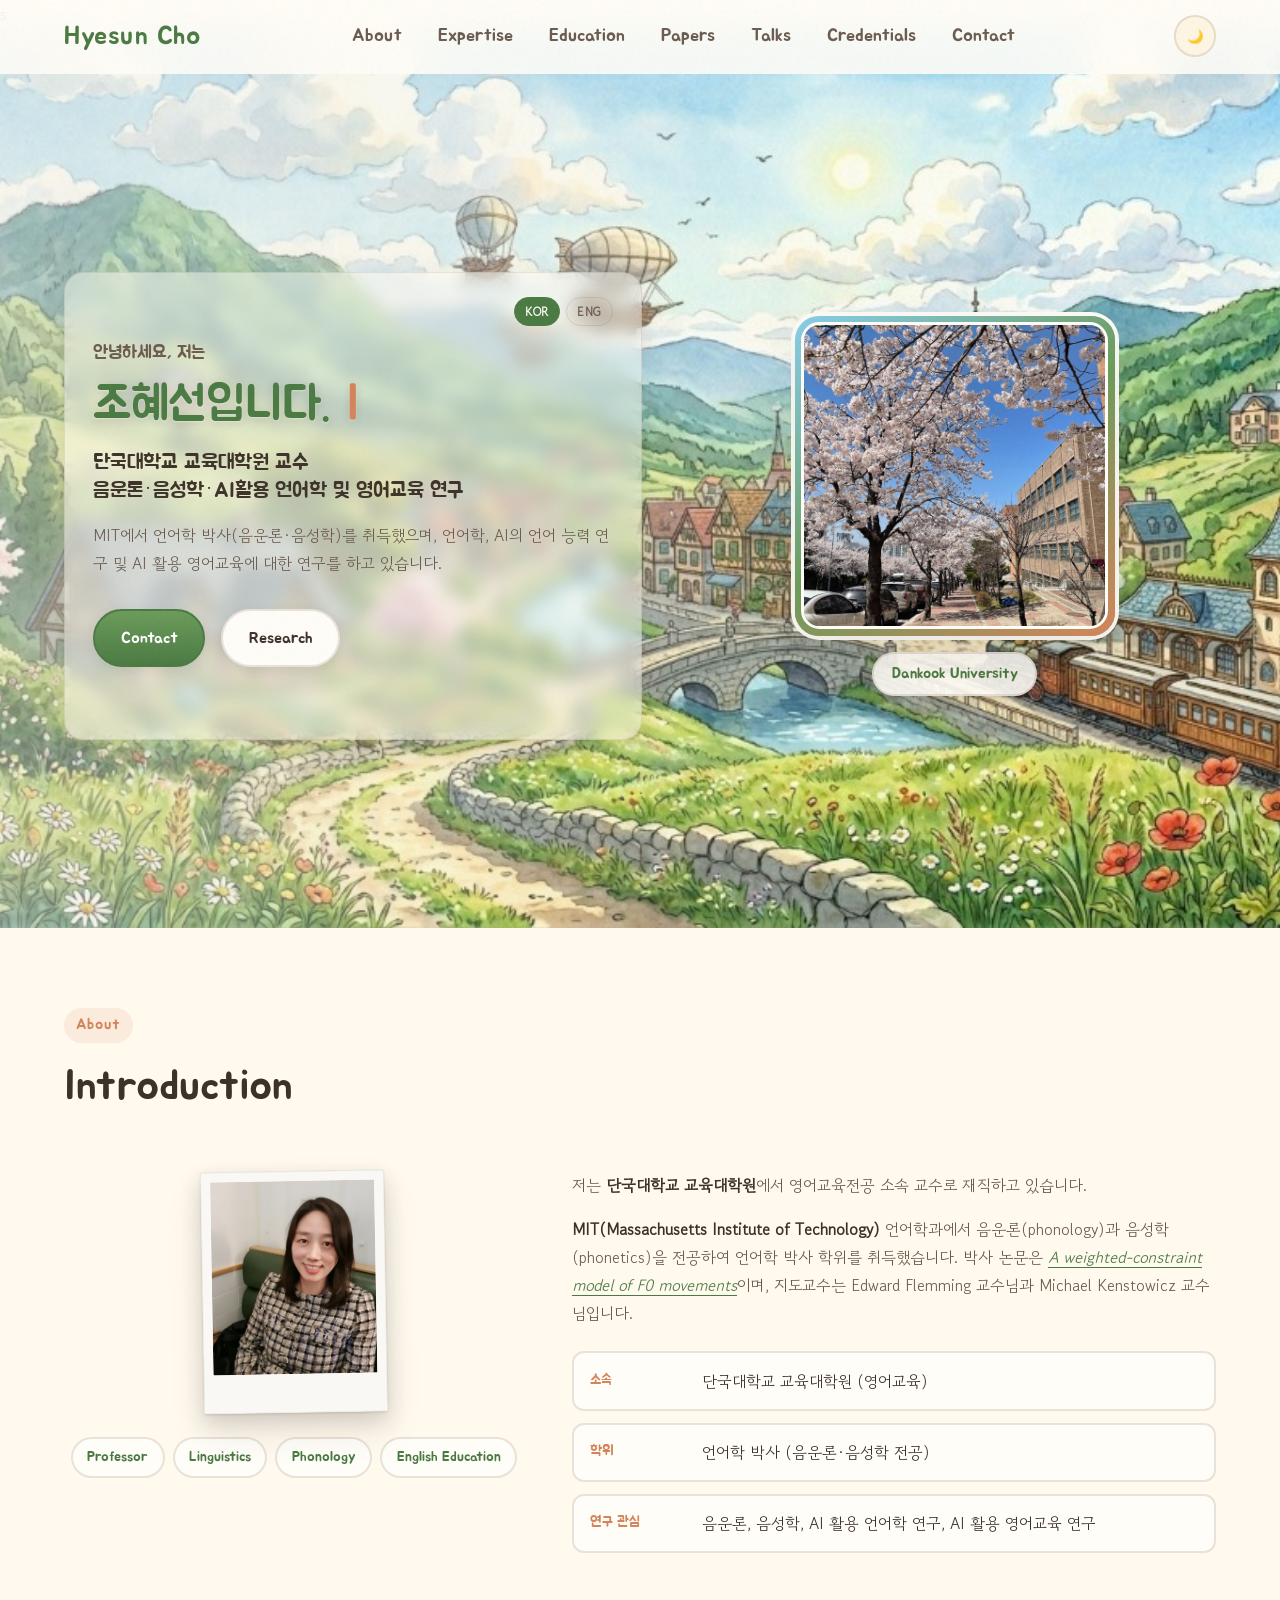
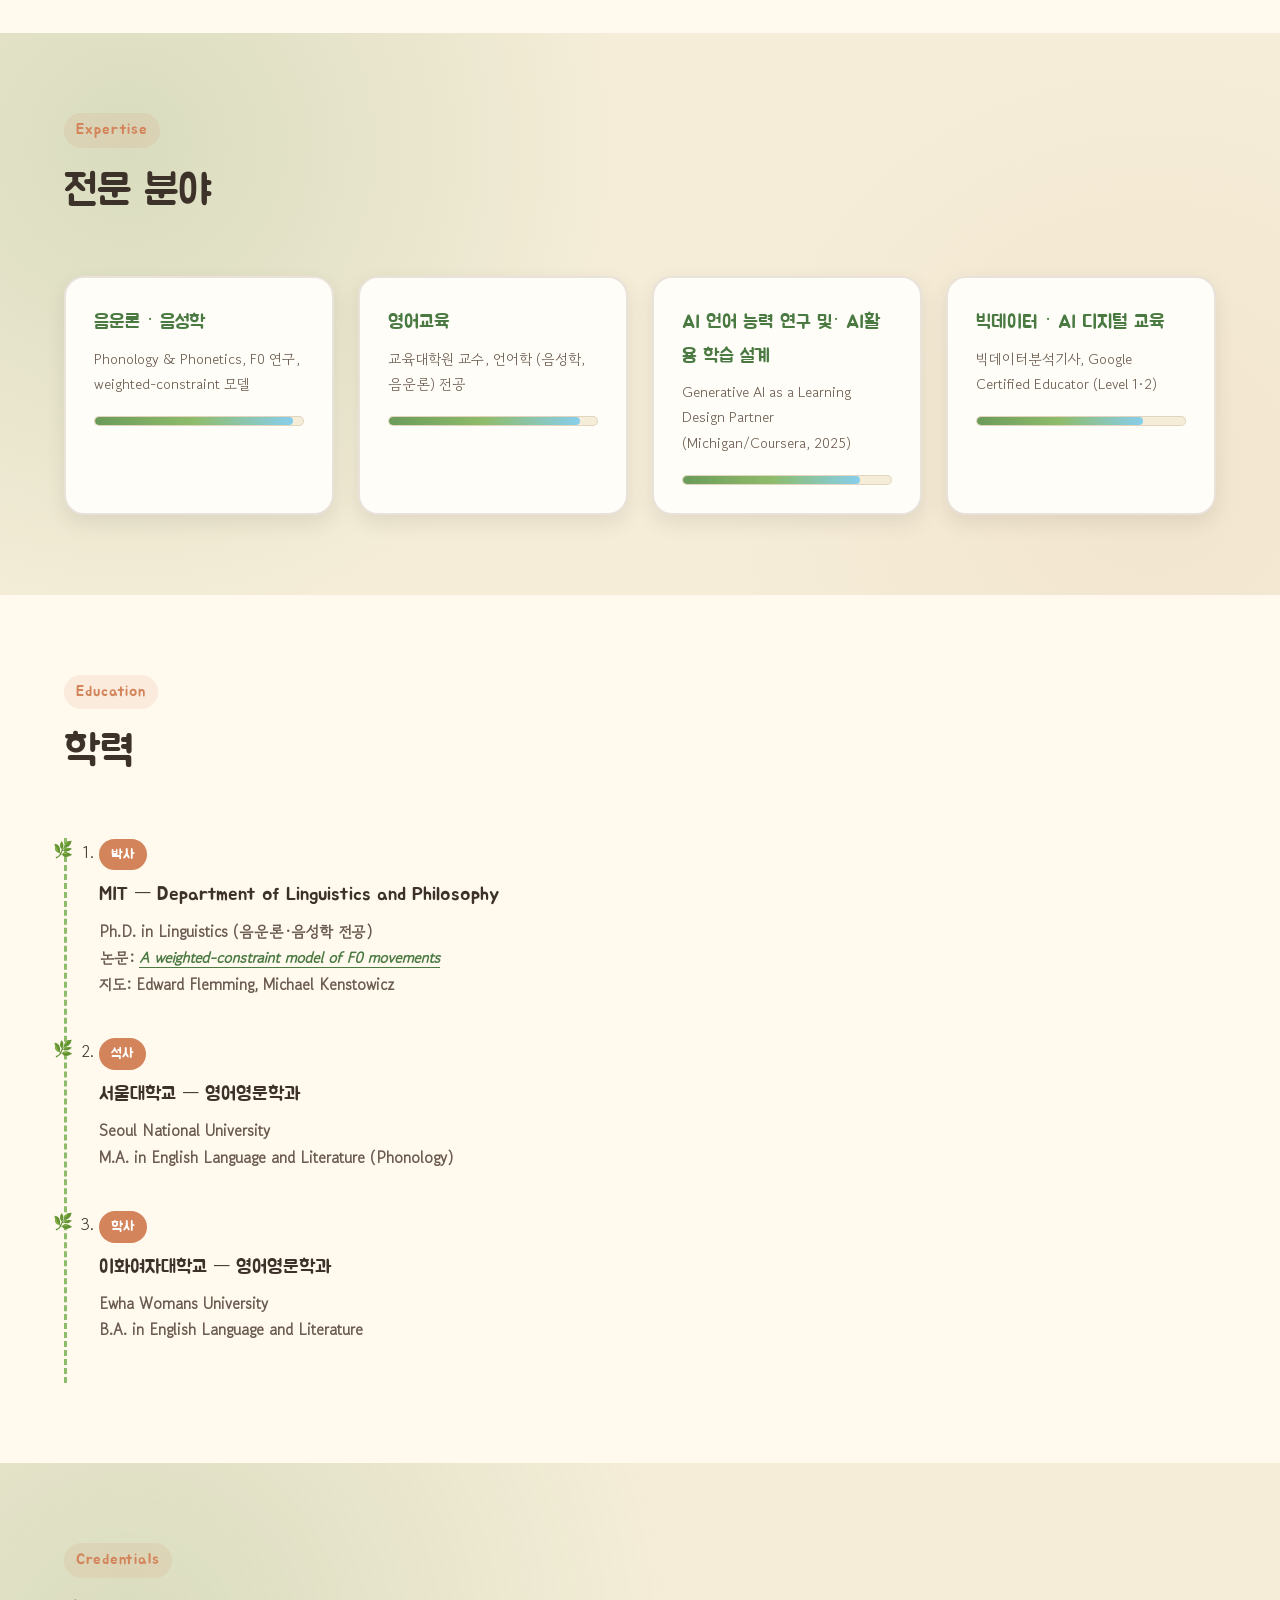
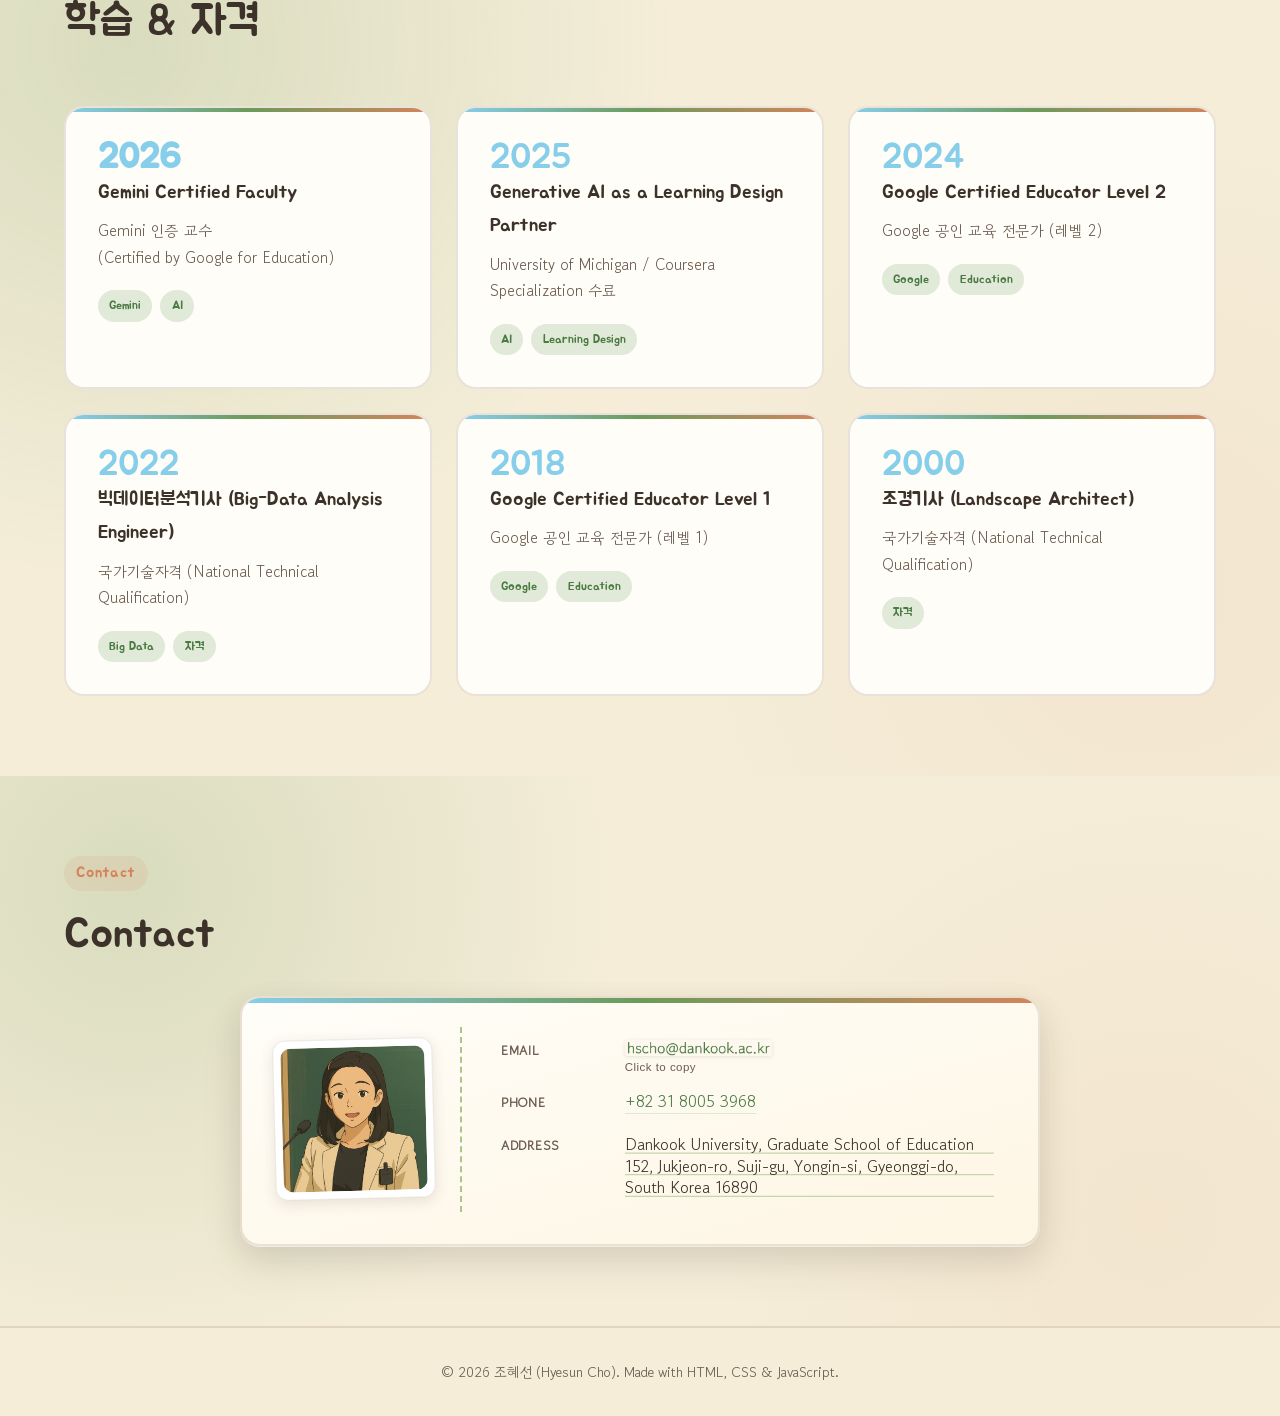
<file: index.html>
<!DOCTYPE html>
<html lang="ko">
<head>
  <meta charset="UTF-8" />
  <meta name="viewport" content="width=device-width, initial-scale=1.0" />
  <meta name="description" content="조혜선(Hyesun Cho) 교수 자기소개 — 단국대학교 교육대학원, 음운론·음성학" />
  <title>조혜선 (Hyesun Cho) | 자기소개</title>
  <link rel="preconnect" href="https://fonts.googleapis.com" />
  <link rel="preconnect" href="https://fonts.gstatic.com" crossorigin />
  <link href="https://fonts.googleapis.com/css2?family=Gowun+Dodum&family=Jua&display=swap" rel="stylesheet" />
  <link rel="stylesheet" href="style.css" />
</head>
<body>
  <a class="skip-link" href="#main">본문으로 건너뛰기</a>s

  <header class="site-header" id="top">
    <nav class="nav" aria-label="주요 메뉴">
      <a class="nav__logo" href="index.html">Hyesun Cho</a>
      <button class="nav__toggle" id="menuToggle" aria-expanded="false" aria-controls="navMenu" aria-label="메뉴 열기">
        <span></span>
        <span></span>
        <span></span>
      </button>
      <ul class="nav__menu" id="navMenu">
        <li><a href="#about" class="nav__link">About</a></li>
        <li><a href="#skills" class="nav__link">Expertise</a></li>
        <li><a href="#experience" class="nav__link">Education</a></li>
        <li><a href="papers.html" class="nav__link">Papers</a></li>
        <li><a href="talks.html" class="nav__link">Talks</a></li>
        <li><a href="#projects" class="nav__link">Credentials</a></li>
        <li><a href="#contact" class="nav__link">Contact</a></li>
      </ul>
      <button class="theme-toggle" id="themeToggle" aria-label="다크 모드 전환">
        <span class="theme-toggle__icon" aria-hidden="true">🌙</span>
      </button>
    </nav>
  </header>

  <main id="main">
    <section class="hero" aria-labelledby="heroTitle">
      <div class="hero__backdrop" aria-hidden="true">
        <img class="hero__bg-image" src="hero-bg.png" alt="" />
        <div class="hero__overlay"></div>
      </div>

      <div class="hero__inner">
        <div class="hero__content reveal" id="heroContent" lang="ko">
        <div class="hero__lang" role="group" aria-label="언어 선택">
          <button type="button" class="hero__lang-btn is-active" data-lang="ko" aria-pressed="true">KOR</button>
          <button type="button" class="hero__lang-btn" data-lang="en" aria-pressed="false">ENG</button>
        </div>
        <p class="hero__greeting" id="heroGreeting">안녕하세요, 저는</p>
        <h1 class="hero__title" id="heroTitle">
          <span class="hero__name" id="typedName"></span>
          <span class="hero__cursor" aria-hidden="true">|</span>
        </h1>
        <p class="hero__subtitle">
          <span class="hero__subtitle-line" id="heroSubtitle1">단국대학교 교육대학원 교수</span>
          <span class="hero__subtitle-line" id="heroSubtitle2">음운론·음성학·AI활용 언어학 및 영어교육 연구</span>
        </p>
        <p class="hero__desc" id="heroDesc">
          MIT에서 언어학 박사(음운론·음성학)를 취득했으며,
          언어학, AI의 언어 능력 연구 및 AI 활용 영어교육에 대한 연구를 하고 있습니다.
        </p>
        <div class="hero__actions">
          <a href="#contact" class="btn btn--primary"> Contact </a>
          <a href="papers.html" class="btn btn--ghost"> Research </a>
        </div>
        </div>

        <figure class="hero__portrait reveal">
          <div class="hero__portrait-glow" aria-hidden="true"></div>
          <div class="hero__portrait-frame">
            <img src="cherry.jpg" alt="조혜선(Hyesun Cho) 교수" width="320" height="320" loading="eager" />
          </div>
          <figcaption class="hero__portrait-caption"> Dankook University </figcaption>
        </figure>
      </div>
    </section>

    <section class="section" id="about" aria-labelledby="aboutTitle">
      <div class="container">
        <header class="section__header reveal">
          <span class="section__label">About</span>
          <h2 class="section__title" id="aboutTitle"> Introduction </h2>
        </header>
        <div class="about reveal">
          <div class="about__visual">
            <figure class="about__avatar">
              <img src="profile_.jpg" alt="조혜선(Hyesun Cho) 교수 프로필 사진" width="179" height="211" loading="lazy" />
            </figure>
            <ul class="about__tags">
              <li>Professor</li>
              <li>Linguistics</li>
              <li>Phonology</li>
              <li>English Education</li>
            </ul>
          </div>
          <div class="about__text">
            <p>
              저는 <strong>단국대학교 교육대학원</strong>에서 영어교육전공 소속 교수로 재직하고 있습니다.
            </p>
            <p>
              <strong>MIT(Massachusetts Institute of Technology)</strong> 언어학과에서
              음운론(phonology)과 음성학(phonetics)을 전공하여 언어학 박사 학위를 취득했습니다.
              박사 논문은 <a href="https://dspace.mit.edu/handle/1721.1/62312" target="_blank" rel="noopener noreferrer"><em>A weighted-constraint model of F0 movements</em></a>이며,
              지도교수는 Edward Flemming 교수님과 Michael Kenstowicz 교수님입니다.
            </p>
            <ul class="about__facts">
              <li>
                <span class="about__fact-label">소속</span>
                <span>단국대학교 교육대학원 (영어교육)</span>
              </li>
              <li>
                <span class="about__fact-label">학위</span>
                <span>언어학 박사 (음운론·음성학 전공)</span>
              </li>
              <li>
                <span class="about__fact-label">연구 관심</span>
                <span>음운론, 음성학, AI 활용 언어학 연구, AI 활용 영어교육 연구</span>
              </li>
            </ul>
          </div>
        </div>
      </div>
    </section>

    <section class="section section--alt" id="skills" aria-labelledby="skillsTitle">
      <div class="container">
        <header class="section__header reveal">
          <span class="section__label">Expertise</span>
          <h2 class="section__title" id="skillsTitle">전문 분야</h2>
        </header>
        <ul class="skills-grid reveal">
          <li class="skill-card">
            <h3>음운론 · 음성학</h3>
            <p>Phonology &amp; Phonetics, F0 연구, weighted-constraint 모델</p>
            <div class="skill-bar" data-level="95"><span></span></div>
          </li>
          <li class="skill-card">
            <h3>영어교육</h3>
            <p>교육대학원 교수, 언어학 (음성학, 음운론) 전공</p>
            <div class="skill-bar" data-level="92"><span></span></div>
          </li>
          <li class="skill-card">
            <h3> AI 언어 능력 연구 및· AI활용 학습 설계</h3>
            <p>Generative AI as a Learning Design Partner (Michigan/Coursera, 2025)</p>
            <div class="skill-bar" data-level="85"><span></span></div>
          </li>
          <li class="skill-card">
            <h3>빅데이터 · AI 디지털 교육</h3>
            <p>빅데이터분석기사, Google Certified Educator (Level 1·2)</p>
            <div class="skill-bar" data-level="80"><span></span></div>
          </li>
        </ul>
      </div>
    </section>

    <section class="section" id="experience" aria-labelledby="expTitle">
      <div class="container">
        <header class="section__header reveal">
          <span class="section__label">Education</span>
          <h2 class="section__title" id="expTitle">학력</h2>
        </header>
        <ol class="timeline reveal">
          <li class="timeline__item">
            <time datetime="mit-phd">박사</time>
            <h3>MIT — Department of Linguistics and Philosophy</h3>
            <p>
              Ph.D. in Linguistics (음운론·음성학 전공)<br />
              논문: <a href="https://dspace.mit.edu/handle/1721.1/62312" target="_blank" rel="noopener noreferrer"><em>A weighted-constraint model of F0 movements</em></a><br />
              지도: Edward Flemming, Michael Kenstowicz
            </p>
          </li>
          <li class="timeline__item">
            <time datetime="snu-ma">석사</time>
            <h3>서울대학교 — 영어영문학과</h3>
            <p>
              Seoul National University<br />
              M.A. in English Language and Literature (Phonology)
            </p>
          </li>
          <li class="timeline__item">
            <time datetime="ewha-ba">학사</time>
            <h3>이화여자대학교 — 영어영문학과</h3>
            <p>
              Ewha Womans University<br />
              B.A. in English Language and Literature
            </p>
          </li>
        </ol>
      </div>
    </section>

    <section class="section section--alt" id="projects" aria-labelledby="projectsTitle">
      <div class="container">
        <header class="section__header reveal">
          <span class="section__label">Credentials</span>
          <h2 class="section__title" id="projectsTitle">학습 &amp; 자격</h2>
        </header>
        <div class="projects reveal">
          <article class="project-card" tabindex="0">
            <span class="project-card__num"><strong>2026</strong></span>
            <h3>Gemini Certified Faculty</h3>
            <p>Gemini 인증 교수<br />(Certified by Google for Education)</p>
            <ul class="project-card__tags">
              <li>Gemini</li>
              <li>AI</li>
            </ul>
          </article>
          <article class="project-card" tabindex="0">
            <span class="project-card__num">2025</span>
            <h3>Generative AI as a Learning Design Partner</h3>
            <p>University of Michigan / Coursera Specialization 수료</p>
            <ul class="project-card__tags">
              <li>AI</li>
              <li>Learning Design</li>
            </ul>
          </article>
          <article class="project-card" tabindex="0">
            <span class="project-card__num">2024</span>
            <h3>Google Certified Educator Level 2</h3>
            <p>Google 공인 교육 전문가 (레벨 2)</p>
            <ul class="project-card__tags">
              <li>Google</li>
              <li>Education</li>
            </ul>
          </article>
          <article class="project-card" tabindex="0">
            <span class="project-card__num">2022</span>
            <h3>빅데이터분석기사 (Big-Data Analysis Engineer)</h3>
            <p>국가기술자격 (National Technical Qualification)</p>
            <ul class="project-card__tags">
              <li>Big Data</li>
              <li>자격</li>
            </ul>
          </article>
          <article class="project-card" tabindex="0">
            <span class="project-card__num">2018</span>
            <h3>Google Certified Educator Level 1</h3>
            <p>Google 공인 교육 전문가 (레벨 1)</p>
            <ul class="project-card__tags">
              <li>Google</li>
              <li>Education</li>
            </ul>
          </article>
          <article class="project-card" tabindex="0">
            <span class="project-card__num">2000</span>
            <h3>조경기사 (Landscape Architect)</h3>
            <p>국가기술자격 (National Technical Qualification)</p>
            <ul class="project-card__tags">
              <li>자격</li>
            </ul>
          </article>
        </div>
      </div>
    </section>

    <section class="section section--alt" id="contact" aria-labelledby="contactTitle">
      <div class="container">
        <header class="section__header reveal">
          <span class="section__label">Contact</span>
          <h2 class="section__title" id="contactTitle">Contact</h2>
        </header>
        <div class="contact-panel reveal">
          <div class="contact-panel__inner">
            <figure class="contact-panel__photo">
              <img src="profile.png" alt="조혜선(Hyesun Cho) 교수" width="160" height="160" loading="lazy" />
            </figure>
            <dl class="contact-list">
              <div class="contact-list__row">
                <dt>Email</dt>
                <dd>
                  <button
                    type="button"
                    class="contact-email-copy"
                    data-copy="hscho@dankook.ac.kr"
                    aria-label="이메일 주소 복사: hscho@dankook.ac.kr"
                  >
                    <img
                      src="email-hscho.png"
                      alt="hscho@dankook.ac.kr"
                      width="240"
                      height="36"
                      loading="lazy"
                    />
                    <span class="contact-email-copy__hint">Click to copy</span>
                  </button>
                </dd>
              </div>
              <div class="contact-list__row">
                <dt>Phone</dt>
                <dd><a href="tel:+823180053968">+82 31 8005 3968</a></dd>
              </div>
              <div class="contact-list__row">
                <dt>Address</dt>
                <dd class="contact-list__address-note">
                  Dankook University, Graduate School of Education<br />
                  152, Jukjeon-ro, Suji-gu, Yongin-si, Gyeonggi-do, South Korea 16890
                </dd>
              </div>
            </dl>
          </div>
        </div>
      </div>
    </section>
  </main>

  <footer class="site-footer">
    <p>&copy; <span id="year"></span> 조혜선 (Hyesun Cho). Made with HTML, CSS &amp; JavaScript.</p>
    <a href="#top" class="back-to-top" id="backToTop" aria-label="맨 위로">
      <span class="back-to-top__arrow" aria-hidden="true">↑</span>
      <span class="back-to-top__label">TOP</span>
    </a>
  </footer>

  <script src="script.js"></script>
</body>
</html>
</file>
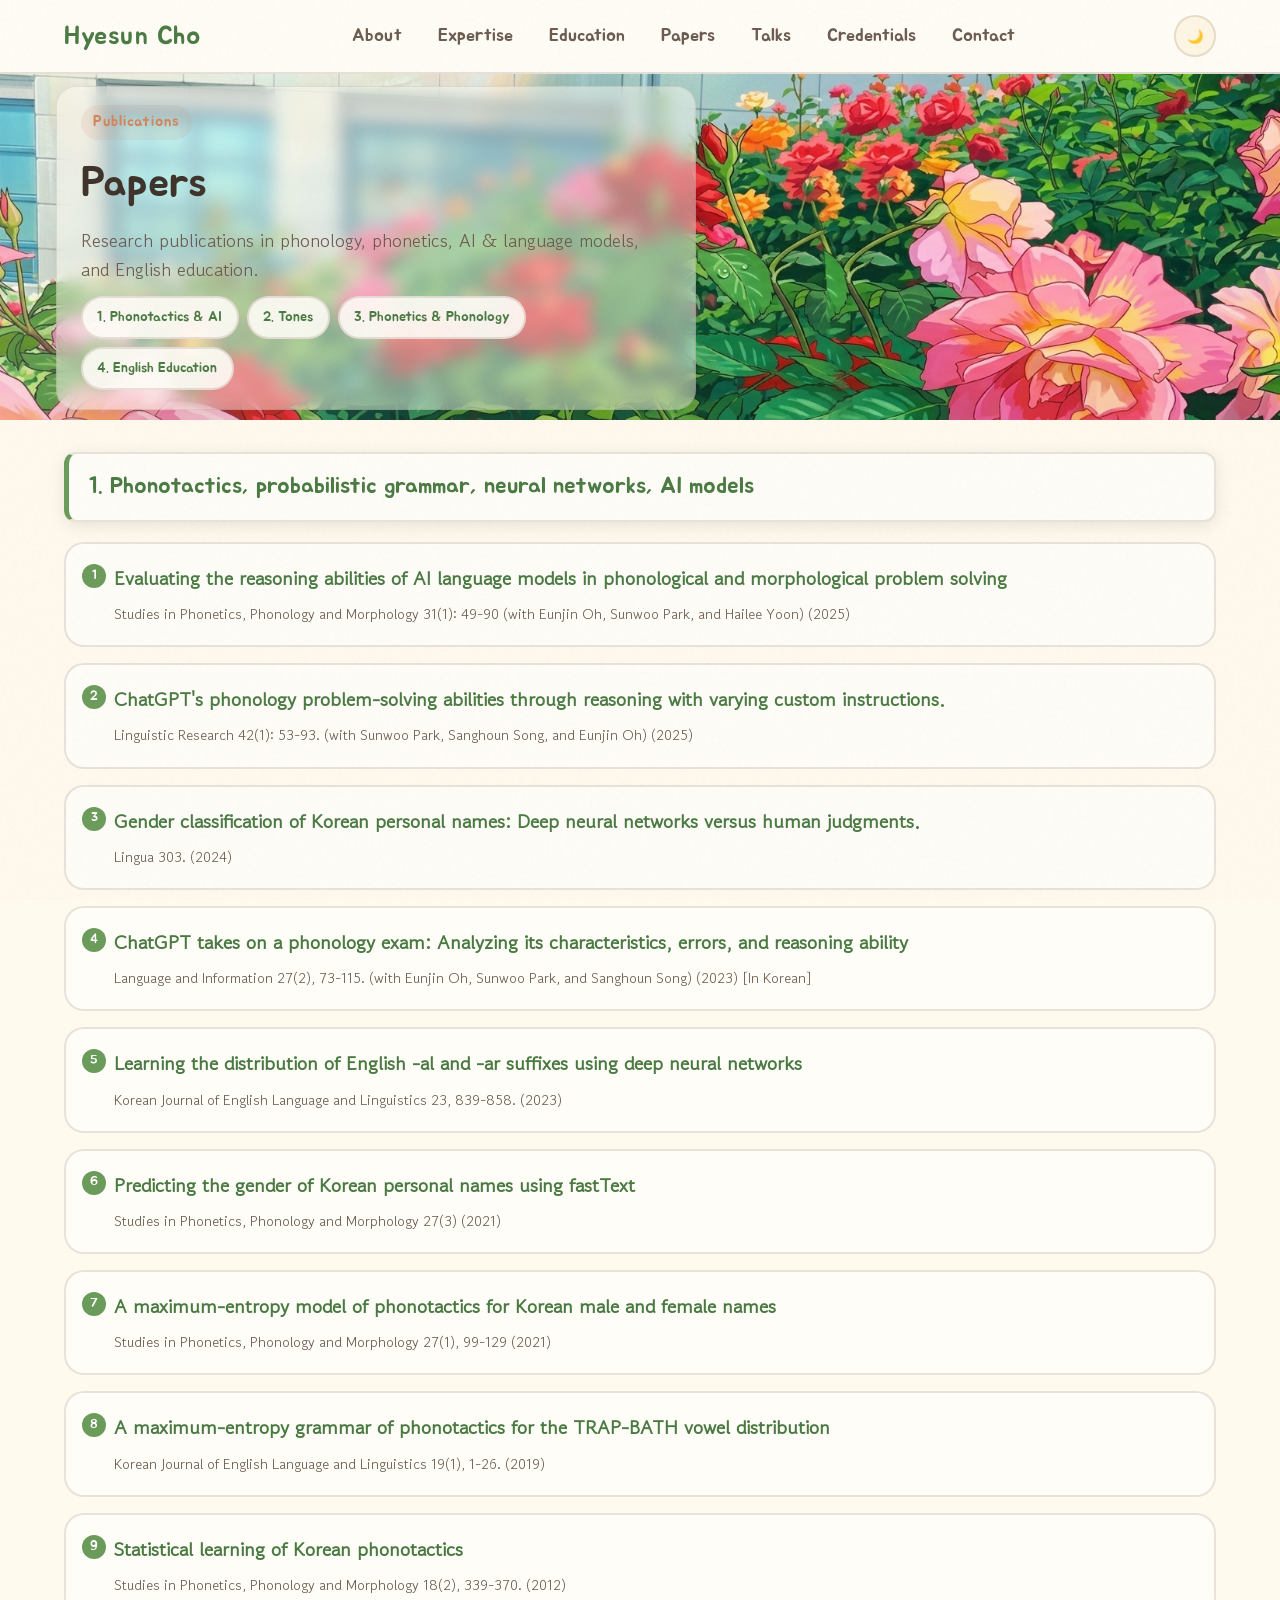
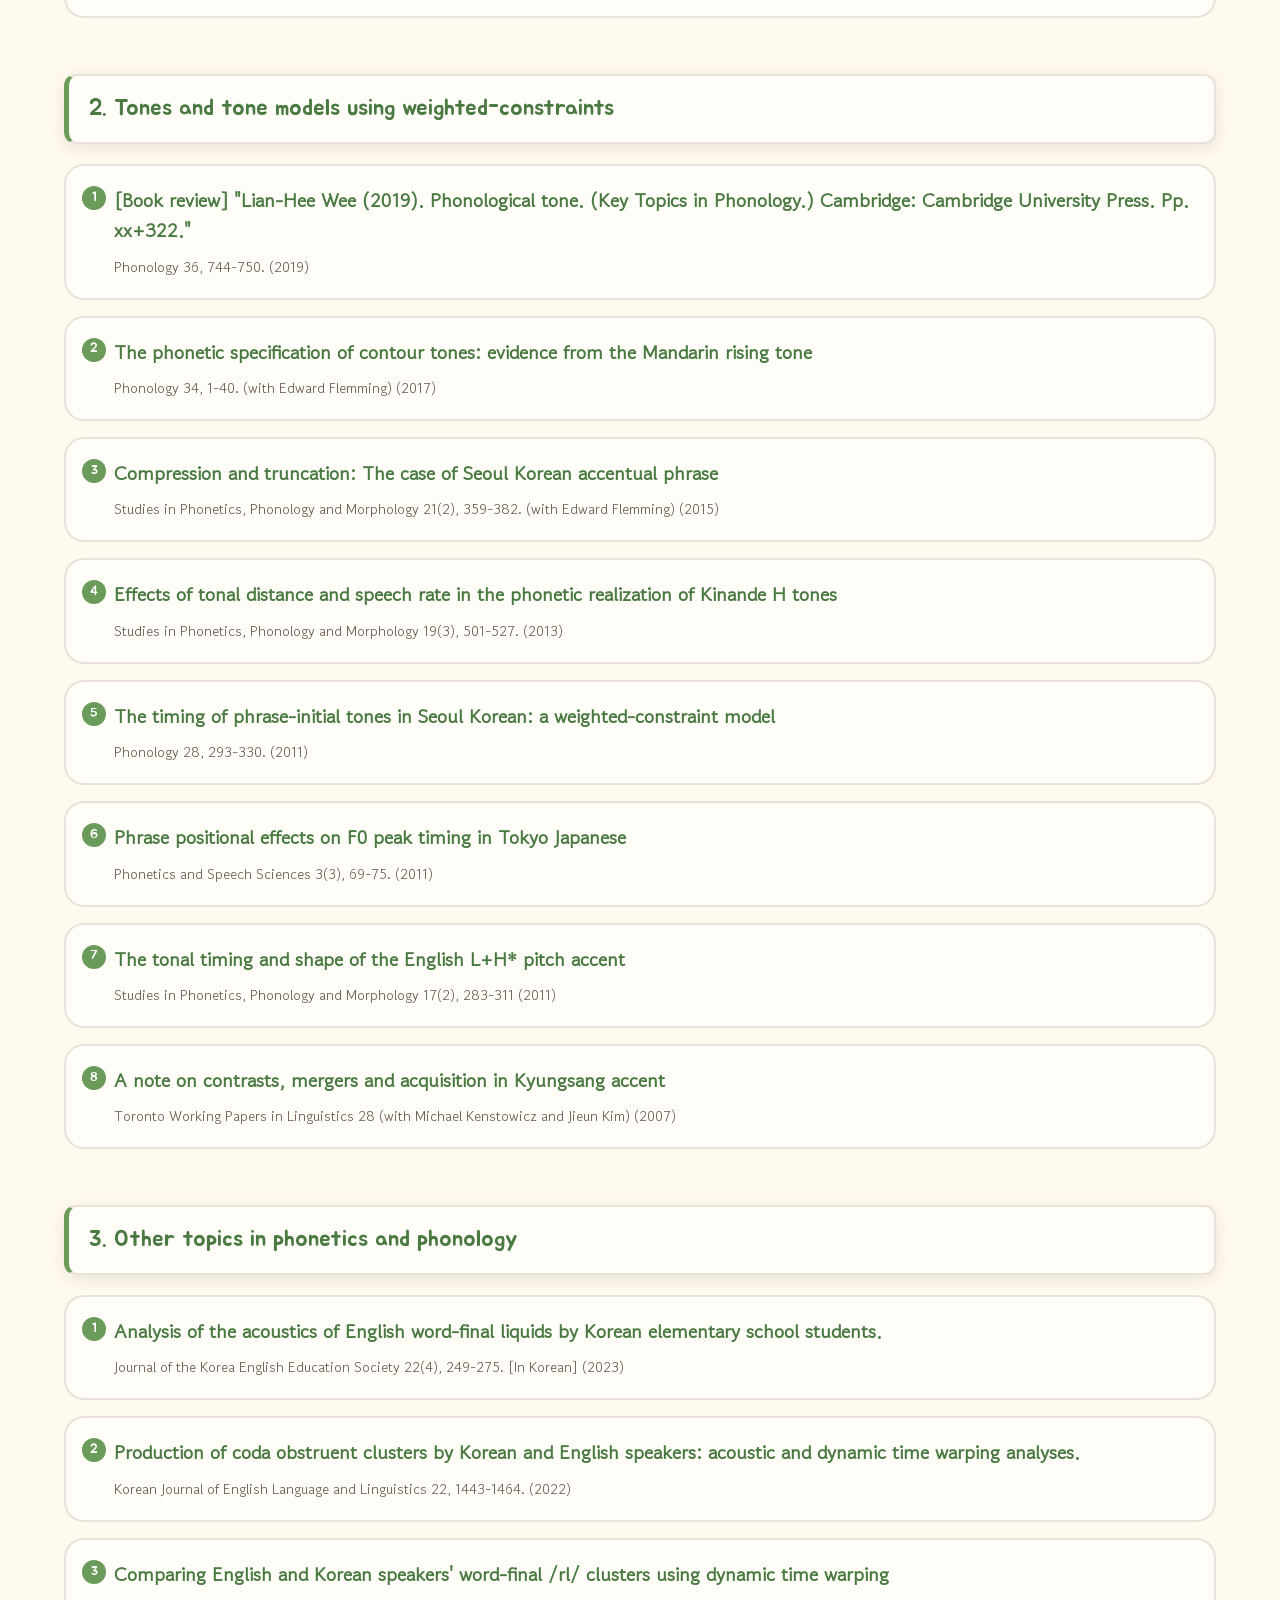
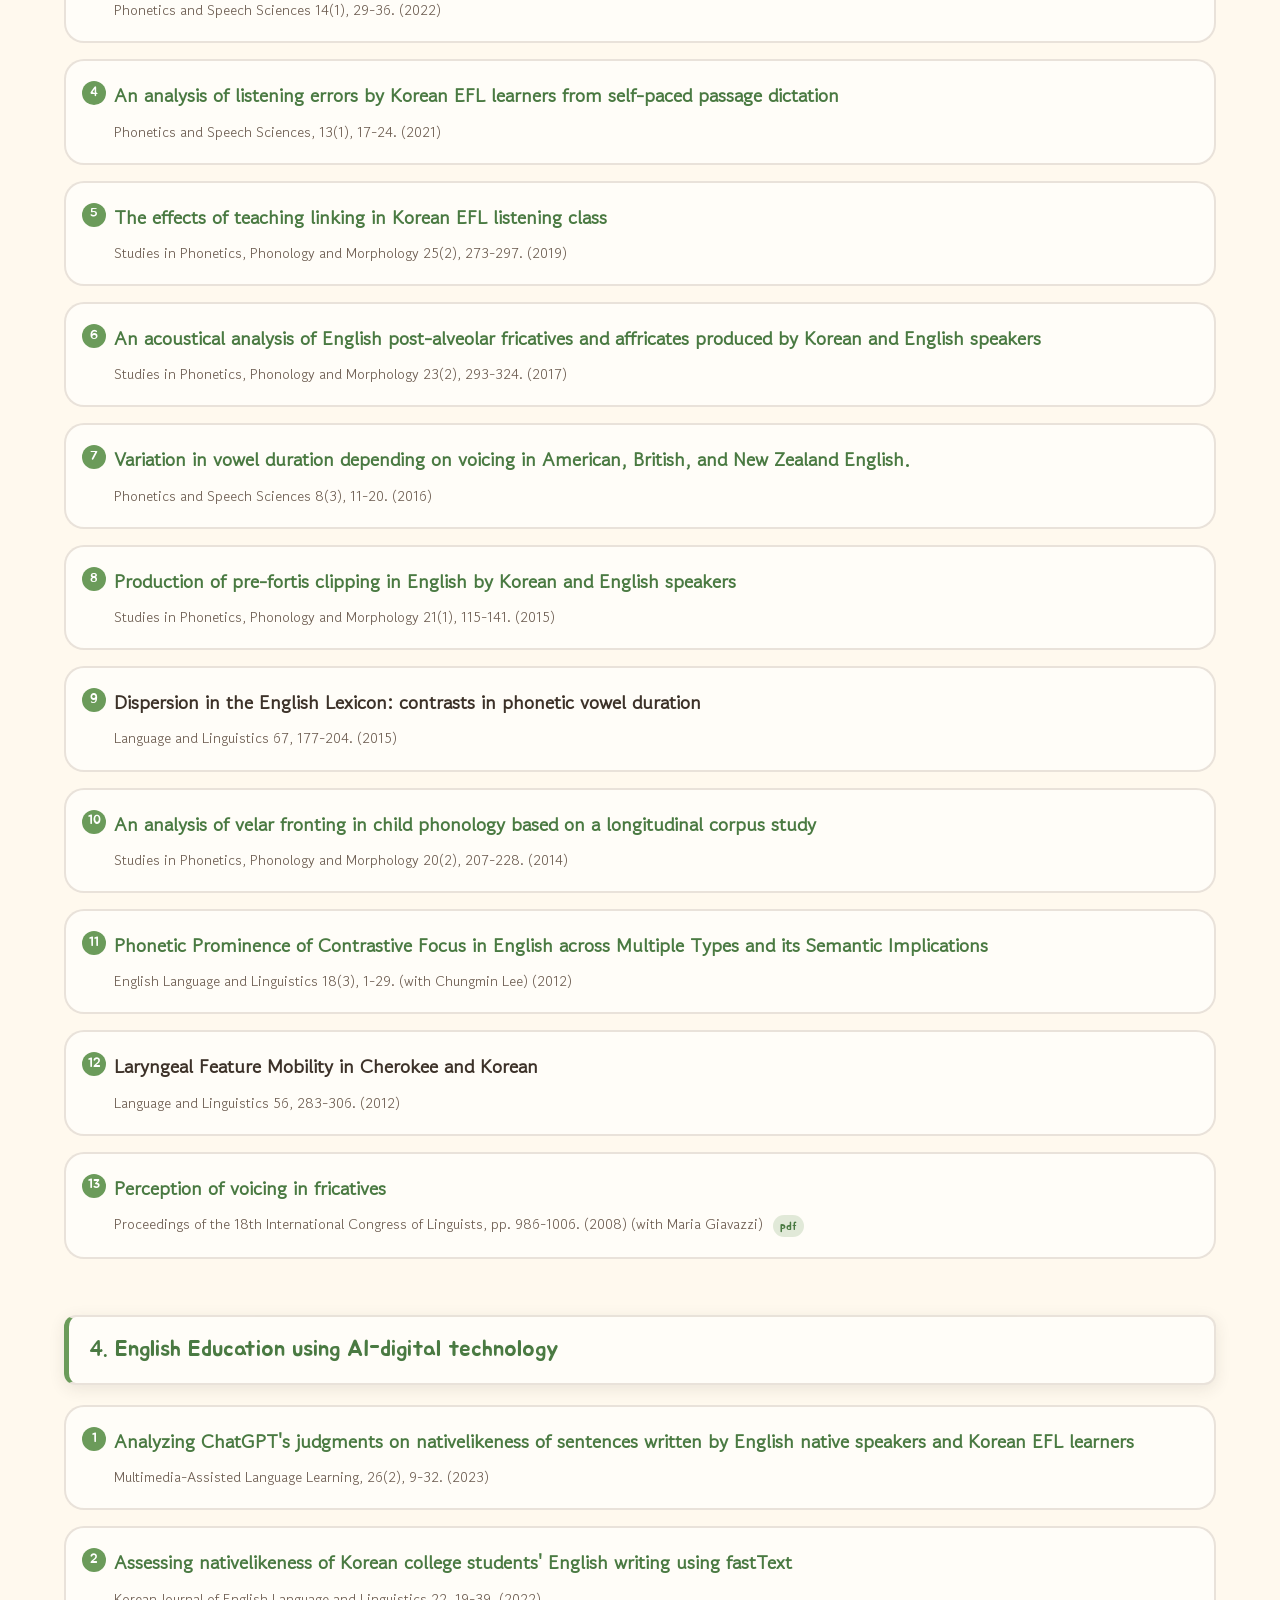
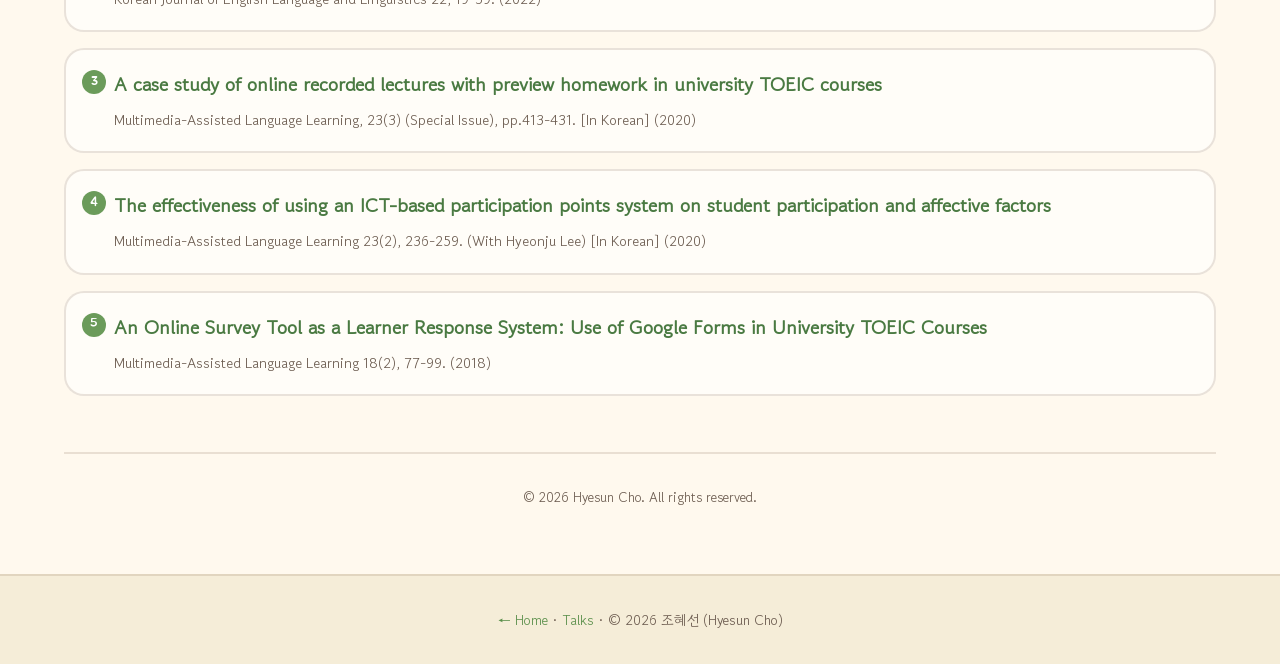
<file: papers.html>
<!DOCTYPE html>
<html lang="ko">
<head>
  <meta charset="UTF-8" />
  <meta name="viewport" content="width=device-width, initial-scale=1.0" />
  <meta name="description" content="조혜선(Hyesun Cho) 논문 목록 — Phonology, Phonetics, AI, English Education" />
  <title>Papers | 조혜선 (Hyesun Cho)</title>
  <link rel="preconnect" href="https://fonts.googleapis.com" />
  <link rel="preconnect" href="https://fonts.gstatic.com" crossorigin />
  <link href="https://fonts.googleapis.com/css2?family=Gowun+Dodum&family=Jua&display=swap" rel="stylesheet" />
  <link rel="stylesheet" href="style.css" />
</head>
<body class="papers-page">
  <a class="skip-link" href="#main">본문으로 건너뛰기</a>

  <header class="site-header" id="top">
    <nav class="nav" aria-label="주요 메뉴">
      <a class="nav__logo" href="index.html">Hyesun Cho</a>
      <button class="nav__toggle" id="menuToggle" aria-expanded="false" aria-controls="navMenu" aria-label="메뉴 열기">
        <span></span>
        <span></span>
        <span></span>
      </button>
      <ul class="nav__menu" id="navMenu">
        <li><a href="index.html#about" class="nav__link">About</a></li>
        <li><a href="index.html#skills" class="nav__link">Expertise</a></li>
        <li><a href="index.html#experience" class="nav__link">Education</a></li>
        <li><a href="papers.html" class="nav__link is-active">Papers</a></li>
        <li><a href="talks.html" class="nav__link">Talks</a></li>
        <li><a href="index.html#projects" class="nav__link">Credentials</a></li>
        <li><a href="index.html#contact" class="nav__link">Contact</a></li>
      </ul>
      <button class="theme-toggle" id="themeToggle" aria-label="다크 모드 전환">
        <span class="theme-toggle__icon" aria-hidden="true">🌙</span>
      </button>
    </nav>
  </header>

  <main id="main" class="papers-main">
    <header class="papers-hero">
      <div class="papers-hero__bg" aria-hidden="true">
        <img class="papers-hero__bg-image" src="dku_rose2.png" alt="" />
        <div class="papers-hero__overlay"></div>
      </div>
      <div class="container papers-hero__wrap">
        <div class="papers-hero__panel reveal">
        <span class="section__label">Publications</span>
        <h1 class="papers-hero__title">Papers</h1>
        <p class="papers-hero__desc">
          Research publications in phonology, phonetics, AI &amp; language models, and English education.
        </p>
        <nav class="papers-nav" aria-label="논문 분류">
          <a href="#cat-1">1. Phonotactics &amp; AI</a>
          <a href="#cat-2">2. Tones</a>
          <a href="#cat-3">3. Phonetics &amp; Phonology</a>
          <a href="#cat-4">4. English Education</a>
        </nav>
        </div>
      </div>
    </header>

    <div class="container papers-content">
      <section class="papers-category reveal" id="cat-1" aria-labelledby="cat1-title">
        <h2 class="papers-category__title" id="cat1-title">1. Phonotactics, probabilistic grammar, neural networks, AI models</h2>
        <ol class="papers-list">
          <li class="paper-item">
            <a href="https://www.kci.go.kr/kciportal/ci/sereArticleSearch/ciSereArtiView.kci?sereArticleSearchBean.artiId=ART003196667" target="_blank" rel="noopener noreferrer" class="paper-item__title">Evaluating the reasoning abilities of AI language models in phonological and morphological problem solving</a>
            <p class="paper-item__meta">Studies in Phonetics, Phonology and Morphology 31(1): 49-90 (with Eunjin Oh, Sunwoo Park, and Hailee Yoon) (2025)</p>
          </li>
          <li class="paper-item">
            <a href="http://isli.khu.ac.kr/journal/content/data/42_1/3.pdf" target="_blank" rel="noopener noreferrer" class="paper-item__title">ChatGPT's phonology problem-solving abilities through reasoning with varying custom instructions.</a>
            <p class="paper-item__meta">Linguistic Research 42(1): 53-93. (with Sunwoo Park, Sanghoun Song, and Eunjin Oh) (2025)</p>
          </li>
          <li class="paper-item">
            <a href="https://www.sciencedirect.com/science/article/abs/pii/S0024384124000329" target="_blank" rel="noopener noreferrer" class="paper-item__title">Gender classification of Korean personal names: Deep neural networks versus human judgments.</a>
            <p class="paper-item__meta">Lingua 303. (2024)</p>
          </li>
          <li class="paper-item">
            <a href="https://kci.go.kr/kciportal/ci/sereArticleSearch/ciSereArtiView.kci?sereArticleSearchBean.artiId=ART003044908" target="_blank" rel="noopener noreferrer" class="paper-item__title">ChatGPT takes on a phonology exam: Analyzing its characteristics, errors, and reasoning ability</a>
            <p class="paper-item__meta">Language and Information 27(2), 73-115. (with Eunjin Oh, Sunwoo Park, and Sanghoun Song) (2023) [In Korean]</p>
          </li>
          <li class="paper-item">
            <a href="http://journal.kasell.or.kr/xml/38139/38139.pdf" target="_blank" rel="noopener noreferrer" class="paper-item__title">Learning the distribution of English -al and -ar suffixes using deep neural networks</a>
            <p class="paper-item__meta">Korean Journal of English Language and Linguistics 23, 839-858. (2023)</p>
          </li>
          <li class="paper-item">
            <a href="https://www.kci.go.kr/kciportal/landing/article.kci?arti_id=ART002801060" target="_blank" rel="noopener noreferrer" class="paper-item__title">Predicting the gender of Korean personal names using fastText</a>
            <p class="paper-item__meta">Studies in Phonetics, Phonology and Morphology 27(3) (2021)</p>
          </li>
          <li class="paper-item">
            <a href="https://www.kci.go.kr/kciportal/landing/article.kci?arti_id=ART002715854" target="_blank" rel="noopener noreferrer" class="paper-item__title">A maximum-entropy model of phonotactics for Korean male and female names</a>
            <p class="paper-item__meta">Studies in Phonetics, Phonology and Morphology 27(1), 99-129 (2021)</p>
          </li>
          <li class="paper-item">
            <a href="https://www.kci.go.kr/kciportal/landing/article.kci?arti_id=ART002448116" target="_blank" rel="noopener noreferrer" class="paper-item__title">A maximum-entropy grammar of phonotactics for the TRAP-BATH vowel distribution</a>
            <p class="paper-item__meta">Korean Journal of English Language and Linguistics 19(1), 1-26. (2019)</p>
          </li>
          <li class="paper-item">
            <a href="https://www.kci.go.kr/kciportal/landing/article.kci?arti_id=ART001687467" target="_blank" rel="noopener noreferrer" class="paper-item__title">Statistical learning of Korean phonotactics</a>
            <p class="paper-item__meta">Studies in Phonetics, Phonology and Morphology 18(2), 339-370. (2012)</p>
          </li>
        </ol>
      </section>

      <section class="papers-category reveal" id="cat-2" aria-labelledby="cat2-title">
        <h2 class="papers-category__title" id="cat2-title">2. Tones and tone models using weighted-constraints</h2>
        <ol class="papers-list">
          <li class="paper-item">
            <a href="https://doi.org/10.1017/S0952675719000381" target="_blank" rel="noopener noreferrer" class="paper-item__title">[Book review] "Lian-Hee Wee (2019). Phonological tone. (Key Topics in Phonology.) Cambridge: Cambridge University Press. Pp. xx+322."</a>
            <p class="paper-item__meta">Phonology 36, 744-750. (2019)</p>
          </li>
          <li class="paper-item">
            <a href="https://doi.org/10.1017/S0952675717000021" target="_blank" rel="noopener noreferrer" class="paper-item__title">The phonetic specification of contour tones: evidence from the Mandarin rising tone</a>
            <p class="paper-item__meta">Phonology 34, 1-40. (with Edward Flemming) (2017)</p>
          </li>
          <li class="paper-item">
            <a href="https://www.kci.go.kr/kciportal/landing/article.kci?arti_id=ART002022555" target="_blank" rel="noopener noreferrer" class="paper-item__title">Compression and truncation: The case of Seoul Korean accentual phrase</a>
            <p class="paper-item__meta">Studies in Phonetics, Phonology and Morphology 21(2), 359-382. (with Edward Flemming) (2015)</p>
          </li>
          <li class="paper-item">
            <a href="https://www.kci.go.kr/kciportal/landing/article.kci?arti_id=ART001828328" target="_blank" rel="noopener noreferrer" class="paper-item__title">Effects of tonal distance and speech rate in the phonetic realization of Kinande H tones</a>
            <p class="paper-item__meta">Studies in Phonetics, Phonology and Morphology 19(3), 501-527. (2013)</p>
          </li>
          <li class="paper-item">
            <a href="https://doi.org/10.1017/S0952675711000285" target="_blank" rel="noopener noreferrer" class="paper-item__title">The timing of phrase-initial tones in Seoul Korean: a weighted-constraint model</a>
            <p class="paper-item__meta">Phonology 28, 293-330. (2011)</p>
          </li>
          <li class="paper-item">
            <a href="https://www.koreascience.or.kr/article/JAKO201106654861557.view" target="_blank" rel="noopener noreferrer" class="paper-item__title">Phrase positional effects on F0 peak timing in Tokyo Japanese</a>
            <p class="paper-item__meta">Phonetics and Speech Sciences 3(3), 69-75. (2011)</p>
          </li>
          <li class="paper-item">
            <a href="https://www.kci.go.kr/kciportal/landing/article.kci?arti_id=ART001579651" target="_blank" rel="noopener noreferrer" class="paper-item__title">The tonal timing and shape of the English L+H* pitch accent</a>
            <p class="paper-item__meta">Studies in Phonetics, Phonology and Morphology 17(2), 283-311 (2011)</p>
          </li>
          <li class="paper-item">
            <a href="https://twpl.library.utoronto.ca/index.php/twpl/article/view/6139/3128" target="_blank" rel="noopener noreferrer" class="paper-item__title">A note on contrasts, mergers and acquisition in Kyungsang accent</a>
            <p class="paper-item__meta">Toronto Working Papers in Linguistics 28 (with Michael Kenstowicz and Jieun Kim) (2007)</p>
          </li>
        </ol>
      </section>

      <section class="papers-category reveal" id="cat-3" aria-labelledby="cat3-title">
        <h2 class="papers-category__title" id="cat3-title">3. Other topics in phonetics and phonology</h2>
        <ol class="papers-list">
          <li class="paper-item">
            <a href="https://www.kci.go.kr/kciportal/ci/sereArticleSearch/ciSereArtiView.kci?sereArticleSearchBean.artiId=ART003019061" target="_blank" rel="noopener noreferrer" class="paper-item__title">Analysis of the acoustics of English word-final liquids by Korean elementary school students.</a>
            <p class="paper-item__meta">Journal of the Korea English Education Society 22(4), 249-275. [In Korean] (2023)</p>
          </li>
          <li class="paper-item">
            <a href="https://www.kci.go.kr/kciportal/ci/sereArticleSearch/ciSereArtiView.kci?sereArticleSearchBean.artiId=ART002910188" target="_blank" rel="noopener noreferrer" class="paper-item__title">Production of coda obstruent clusters by Korean and English speakers: acoustic and dynamic time warping analyses.</a>
            <p class="paper-item__meta">Korean Journal of English Language and Linguistics 22, 1443-1464. (2022)</p>
          </li>
          <li class="paper-item">
            <a href="https://www.kci.go.kr/kciportal/landing/article.kci?arti_id=ART002826294" target="_blank" rel="noopener noreferrer" class="paper-item__title">Comparing English and Korean speakers' word-final /rl/ clusters using dynamic time warping</a>
            <p class="paper-item__meta">Phonetics and Speech Sciences 14(1), 29-36. (2022)</p>
          </li>
          <li class="paper-item">
            <a href="https://www.kci.go.kr/kciportal/landing/article.kci?arti_id=ART002698947" target="_blank" rel="noopener noreferrer" class="paper-item__title">An analysis of listening errors by Korean EFL learners from self-paced passage dictation</a>
            <p class="paper-item__meta">Phonetics and Speech Sciences, 13(1), 17-24. (2021)</p>
          </li>
          <li class="paper-item">
            <a href="https://www.kci.go.kr/kciportal/landing/article.kci?arti_id=ART002500486" target="_blank" rel="noopener noreferrer" class="paper-item__title">The effects of teaching linking in Korean EFL listening class</a>
            <p class="paper-item__meta">Studies in Phonetics, Phonology and Morphology 25(2), 273-297. (2019)</p>
          </li>
          <li class="paper-item">
            <a href="https://www.kci.go.kr/kciportal/landing/article.kci?arti_id=ART002255205" target="_blank" rel="noopener noreferrer" class="paper-item__title">An acoustical analysis of English post-alveolar fricatives and affricates produced by Korean and English speakers</a>
            <p class="paper-item__meta">Studies in Phonetics, Phonology and Morphology 23(2), 293-324. (2017)</p>
          </li>
          <li class="paper-item">
            <a href="http://koreascience.or.kr/article/JAKO201630762632125.pdf" target="_blank" rel="noopener noreferrer" class="paper-item__title">Variation in vowel duration depending on voicing in American, British, and New Zealand English.</a>
            <p class="paper-item__meta">Phonetics and Speech Sciences 8(3), 11-20. (2016)</p>
          </li>
          <li class="paper-item">
            <a href="https://www.kci.go.kr/kciportal/landing/article.kci?arti_id=ART001985605" target="_blank" rel="noopener noreferrer" class="paper-item__title">Production of pre-fortis clipping in English by Korean and English speakers</a>
            <p class="paper-item__meta">Studies in Phonetics, Phonology and Morphology 21(1), 115-141. (2015)</p>
          </li>
          <li class="paper-item paper-item--no-link">
            <span class="paper-item__title">Dispersion in the English Lexicon: contrasts in phonetic vowel duration</span>
            <p class="paper-item__meta">Language and Linguistics 67, 177-204. (2015)</p>
          </li>
          <li class="paper-item">
            <a href="https://www.kci.go.kr/kciportal/landing/article.kci?arti_id=ART001902096" target="_blank" rel="noopener noreferrer" class="paper-item__title">An analysis of velar fronting in child phonology based on a longitudinal corpus study</a>
            <p class="paper-item__meta">Studies in Phonetics, Phonology and Morphology 20(2), 207-228. (2014)</p>
          </li>
          <li class="paper-item">
            <a href="https://www.kci.go.kr/kciportal/landing/article.kci?arti_id=ART001724663" target="_blank" rel="noopener noreferrer" class="paper-item__title">Phonetic Prominence of Contrastive Focus in English across Multiple Types and its Semantic Implications</a>
            <p class="paper-item__meta">English Language and Linguistics 18(3), 1-29. (with Chungmin Lee) (2012)</p>
          </li>
          <li class="paper-item paper-item--no-link">
            <span class="paper-item__title">Laryngeal Feature Mobility in Cherokee and Korean</span>
            <p class="paper-item__meta">Language and Linguistics 56, 283-306. (2012)</p>
          </li>
          <li class="paper-item">
            <a href="https://www.dropbox.com/s/ea7vvbz4bcvuort/Perception_of_voicing_in_fricatives1.pdf?dl=0" target="_blank" rel="noopener noreferrer" class="paper-item__title">Perception of voicing in fricatives</a>
            <p class="paper-item__meta">Proceedings of the 18th International Congress of Linguists, pp. 986-1006. (2008) (with Maria Giavazzi) <span class="paper-item__badge">pdf</span></p>
          </li>
        </ol>
      </section>

      <section class="papers-category reveal" id="cat-4" aria-labelledby="cat4-title">
        <h2 class="papers-category__title" id="cat4-title">4. English Education using AI-digital technology</h2>
        <ol class="papers-list">
          <li class="paper-item">
            <a href="https://www.kci.go.kr/kciportal/landing/article.kci?arti_id=ART002970526" target="_blank" rel="noopener noreferrer" class="paper-item__title">Analyzing ChatGPT's judgments on nativelikeness of sentences written by English native speakers and Korean EFL learners</a>
            <p class="paper-item__meta">Multimedia-Assisted Language Learning, 26(2), 9-32. (2023)</p>
          </li>
          <li class="paper-item">
            <a href="https://www.kci.go.kr/kciportal/landing/article.kci?arti_id=ART002808265" target="_blank" rel="noopener noreferrer" class="paper-item__title">Assessing nativelikeness of Korean college students' English writing using fastText</a>
            <p class="paper-item__meta">Korean Journal of English Language and Linguistics 22, 19-39. (2022)</p>
          </li>
          <li class="paper-item">
            <a href="https://www.kci.go.kr/kciportal/landing/article.kci?arti_id=ART002619589" target="_blank" rel="noopener noreferrer" class="paper-item__title">A case study of online recorded lectures with preview homework in university TOEIC courses</a>
            <p class="paper-item__meta">Multimedia-Assisted Language Learning, 23(3) (Special Issue), pp.413-431. [In Korean] (2020)</p>
          </li>
          <li class="paper-item">
            <a href="https://www.kci.go.kr/kciportal/landing/article.kci?arti_id=ART002597738" target="_blank" rel="noopener noreferrer" class="paper-item__title">The effectiveness of using an ICT-based participation points system on student participation and affective factors</a>
            <p class="paper-item__meta">Multimedia-Assisted Language Learning 23(2), 236-259. (With Hyeonju Lee) [In Korean] (2020)</p>
          </li>
          <li class="paper-item">
            <a href="https://www.kci.go.kr/kciportal/landing/article.kci?arti_id=ART002356288" target="_blank" rel="noopener noreferrer" class="paper-item__title">An Online Survey Tool as a Learner Response System: Use of Google Forms in University TOEIC Courses</a>
            <p class="paper-item__meta">Multimedia-Assisted Language Learning 18(2), 77-99. (2018)</p>
          </li>
        </ol>
      </section>

      <p class="papers-footer-note reveal">© <span id="year"></span> Hyesun Cho. All rights reserved.</p>
    </div>
  </main>

  <footer class="site-footer">
    <p><a href="index.html">← Home</a> · <a href="talks.html">Talks</a> · &copy; <span id="yearFooter"></span> 조혜선 (Hyesun Cho)</p>
    <a href="#top" class="back-to-top" id="backToTop" aria-label="맨 위로">
      <span class="back-to-top__arrow" aria-hidden="true">↑</span>
      <span class="back-to-top__label">TOP</span>
    </a>
  </footer>

  <script src="script.js"></script>
</body>
</html>
</file>
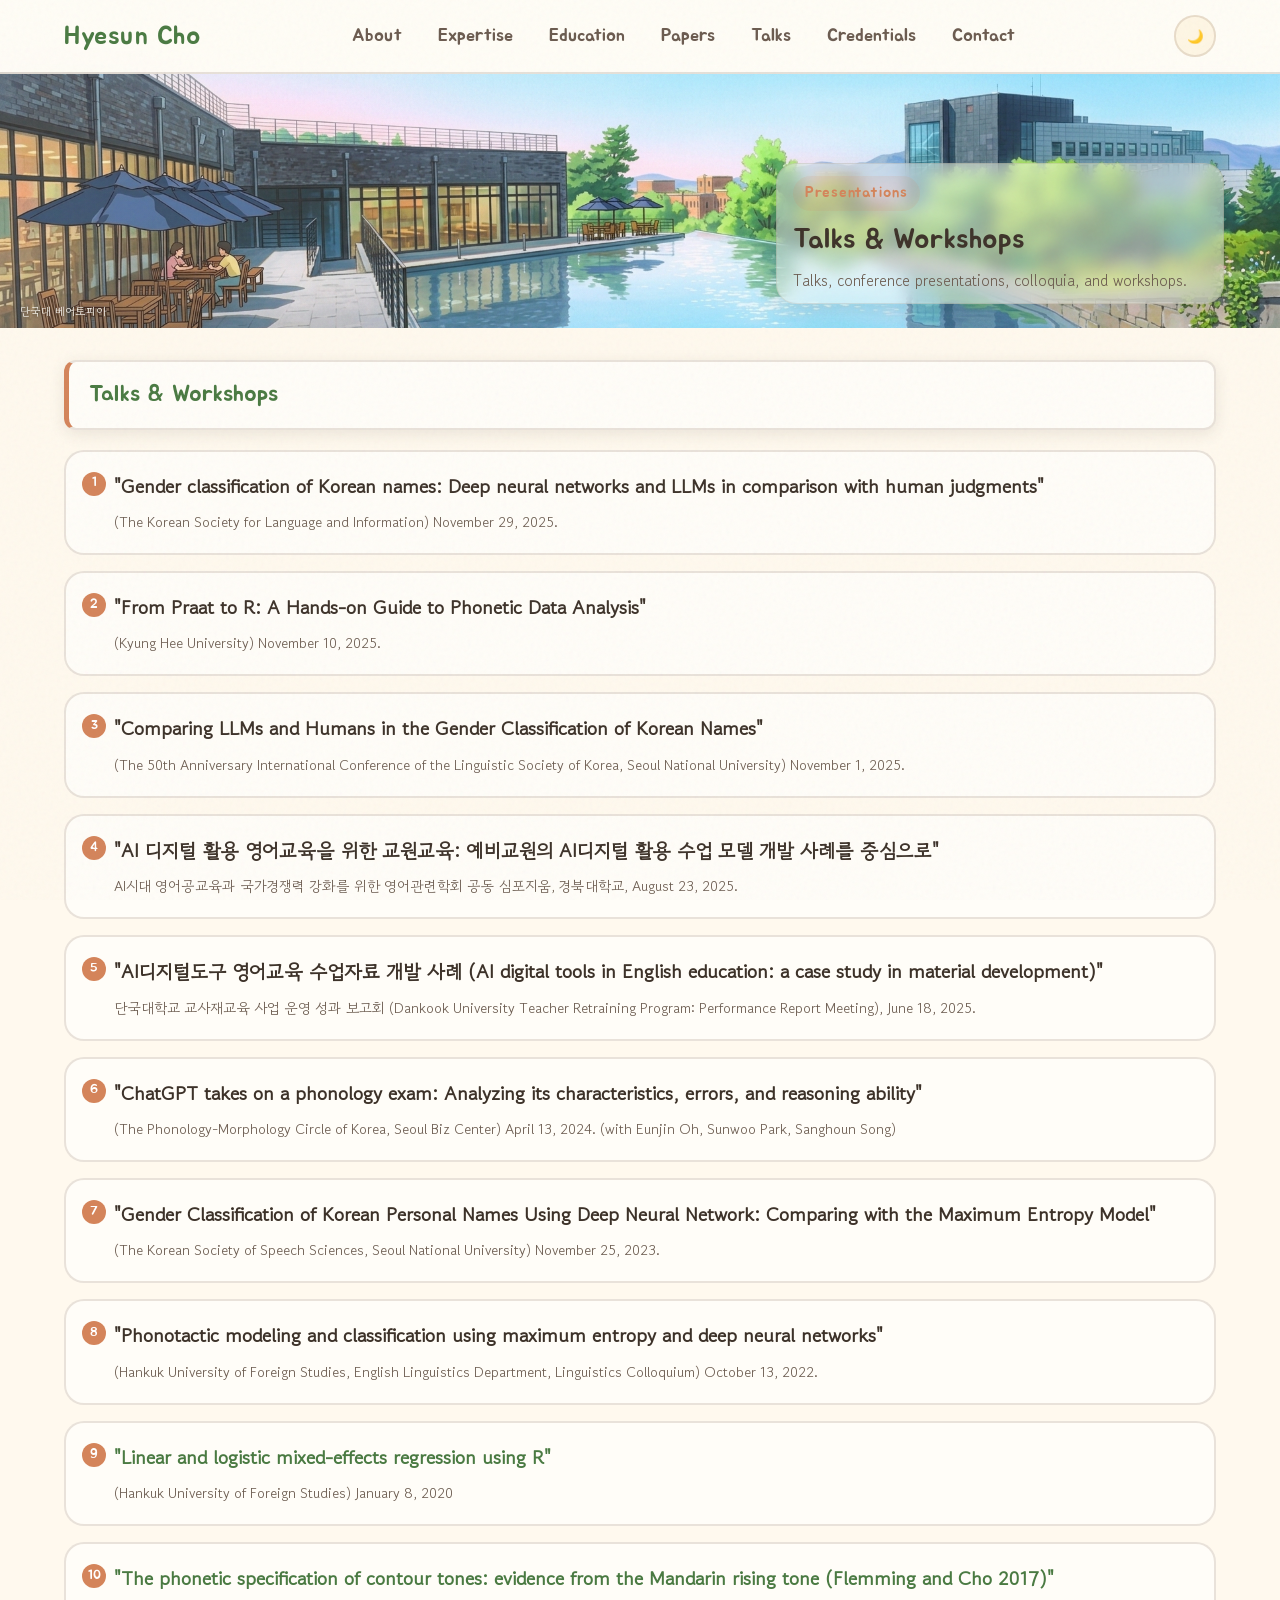
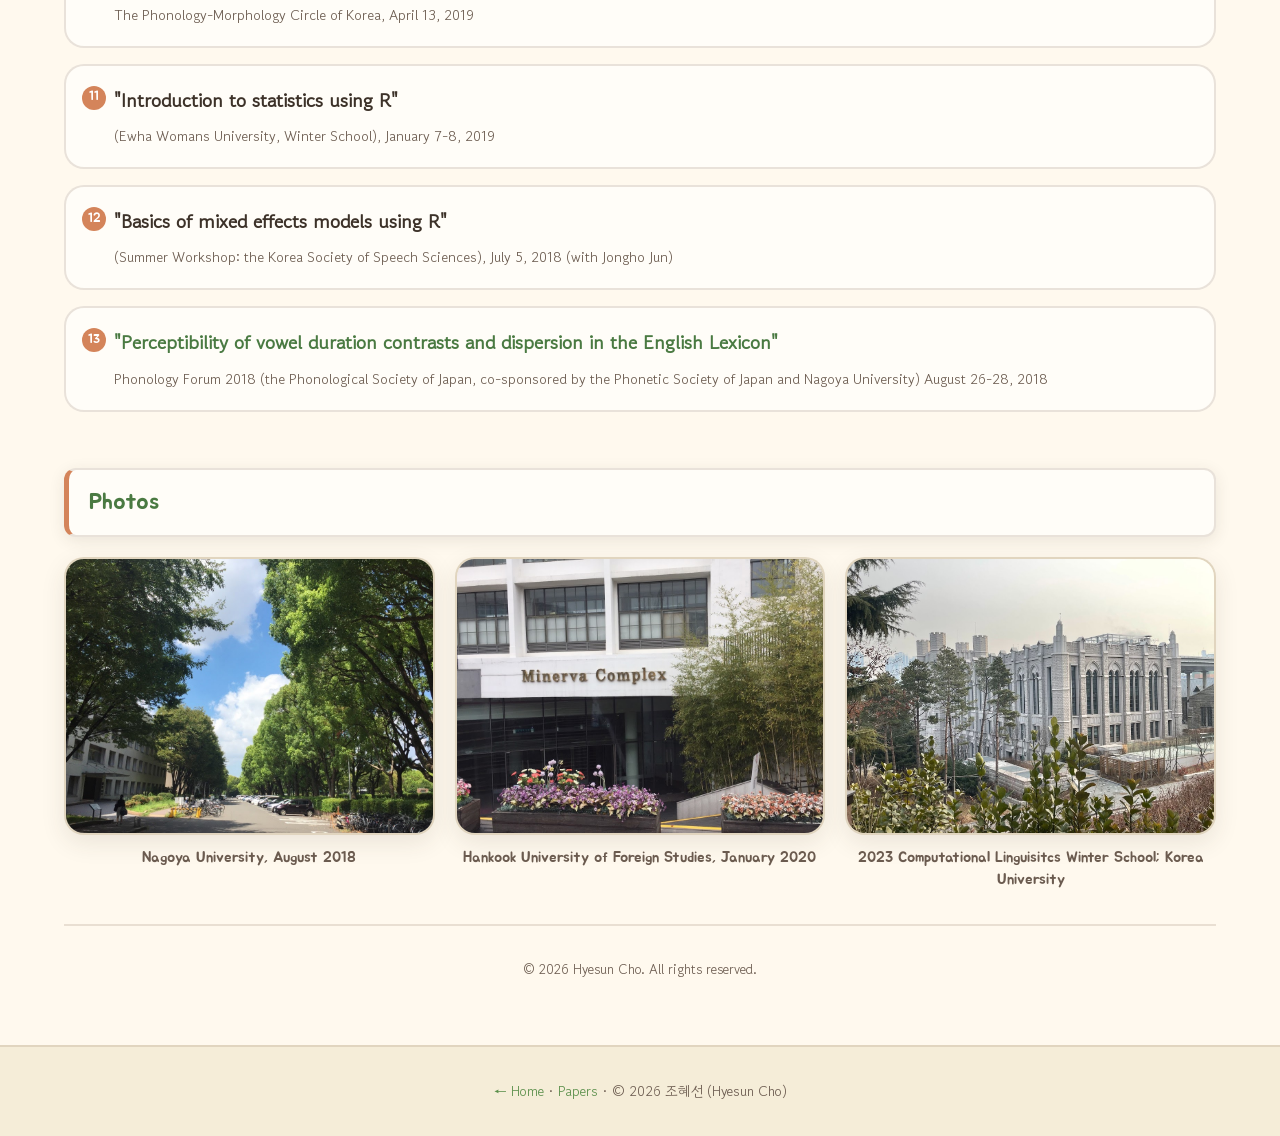
<file: talks.html>
<!DOCTYPE html>
<html lang="ko">
<head>
  <meta charset="UTF-8" />
  <meta name="viewport" content="width=device-width, initial-scale=1.0" />
  <meta name="description" content="조혜선(Hyesun Cho) Talks &amp; Workshops — lectures, colloquia, and workshops" />
  <title>Talks | 조혜선 (Hyesun Cho)</title>
  <link rel="preconnect" href="https://fonts.googleapis.com" />
  <link rel="preconnect" href="https://fonts.gstatic.com" crossorigin />
  <link href="https://fonts.googleapis.com/css2?family=Gowun+Dodum&family=Jua&display=swap" rel="stylesheet" />
  <link rel="stylesheet" href="style.css" />
</head>
<body class="papers-page talks-page">
  <a class="skip-link" href="#main">본문으로 건너뛰기</a>

  <header class="site-header" id="top">
    <nav class="nav" aria-label="주요 메뉴">
      <a class="nav__logo" href="index.html">Hyesun Cho</a>
      <button class="nav__toggle" id="menuToggle" aria-expanded="false" aria-controls="navMenu" aria-label="메뉴 열기">
        <span></span>
        <span></span>
        <span></span>
      </button>
      <ul class="nav__menu" id="navMenu">
        <li><a href="index.html#about" class="nav__link">About</a></li>
        <li><a href="index.html#skills" class="nav__link">Expertise</a></li>
        <li><a href="index.html#experience" class="nav__link">Education</a></li>
        <li><a href="papers.html" class="nav__link">Papers</a></li>
        <li><a href="talks.html" class="nav__link is-active">Talks</a></li>
        <li><a href="index.html#projects" class="nav__link">Credentials</a></li>
        <li><a href="index.html#contact" class="nav__link">Contact</a></li>
      </ul>
      <button class="theme-toggle" id="themeToggle" aria-label="다크 모드 전환">
        <span class="theme-toggle__icon" aria-hidden="true">🌙</span>
      </button>
    </nav>
  </header>

  <main id="main" class="papers-main">
    <header class="papers-hero">
      <div class="papers-hero__bg" aria-hidden="true">
        <img class="papers-hero__bg-image" src="dku_pond2.png" alt="" />
        <div class="papers-hero__overlay"></div>
      </div>
      <p class="papers-hero__credit" lang="ko">단국대 베어토피아</p>
      <div class="container papers-hero__wrap">
        <div class="papers-hero__panel reveal">
          <span class="section__label">Presentations</span>
          <h1 class="papers-hero__title">Talks &amp; Workshops</h1>
          <p class="papers-hero__desc">
            Talks, conference presentations, colloquia, and workshops.
          </p>
        </div>
      </div>
    </header>

    <div class="container papers-content">
      <section class="papers-category reveal" aria-labelledby="talks-list-title">
        <h2 class="papers-category__title" id="talks-list-title">Talks &amp; Workshops</h2>
        <ol class="papers-list talks-list">
          <li class="paper-item paper-item--talk">
            <span class="paper-item__title">"Gender classification of Korean names: Deep neural networks and LLMs in comparison with human judgments"</span>
            <p class="paper-item__meta">(The Korean Society for Language and Information) November 29, 2025.</p>
          </li>
          <li class="paper-item paper-item--talk">
            <span class="paper-item__title">"From Praat to R: A Hands-on Guide to Phonetic Data Analysis"</span>
            <p class="paper-item__meta">(Kyung Hee University) November 10, 2025.</p>
          </li>
          <li class="paper-item paper-item--talk">
            <span class="paper-item__title">"Comparing LLMs and Humans in the Gender Classification of Korean Names"</span>
            <p class="paper-item__meta">(The 50th Anniversary International Conference of the Linguistic Society of Korea, Seoul National University) November 1, 2025.</p>
          </li>
          <li class="paper-item paper-item--talk">
            <span class="paper-item__title">"AI 디지털 활용 영어교육을 위한 교원교육: 예비교원의 AI디지털 활용 수업 모델 개발 사례를 중심으로"</span>
            <p class="paper-item__meta">AI시대 영어공교육과 국가경쟁력 강화를 위한 영어관련학회 공동 심포지움, 경북대학교, August 23, 2025.</p>
          </li>
          <li class="paper-item paper-item--talk">
            <span class="paper-item__title">"AI디지털도구 영어교육 수업자료 개발 사례 (AI digital tools in English education: a case study in material development)"</span>
            <p class="paper-item__meta">단국대학교 교사재교육 사업 운영 성과 보고회 (Dankook University Teacher Retraining Program: Performance Report Meeting), June 18, 2025.</p>
          </li>
          <li class="paper-item paper-item--talk">
            <span class="paper-item__title">"ChatGPT takes on a phonology exam: Analyzing its characteristics, errors, and reasoning ability"</span>
            <p class="paper-item__meta">(The Phonology-Morphology Circle of Korea, Seoul Biz Center) April 13, 2024. (with Eunjin Oh, Sunwoo Park, Sanghoun Song)</p>
          </li>
          <li class="paper-item paper-item--talk">
            <span class="paper-item__title">"Gender Classification of Korean Personal Names Using Deep Neural Network: Comparing with the Maximum Entropy Model"</span>
            <p class="paper-item__meta">(The Korean Society of Speech Sciences, Seoul National University) November 25, 2023.</p>
          </li>
          <li class="paper-item paper-item--talk">
            <span class="paper-item__title">"Phonotactic modeling and classification using maximum entropy and deep neural networks"</span>
            <p class="paper-item__meta">(Hankuk University of Foreign Studies, English Linguistics Department, Linguistics Colloquium) October 13, 2022.</p>
          </li>
          <li class="paper-item paper-item--talk">
            <a href="https://www.dropbox.com/s/hxjvh9z089fzxkn/2020_hufs_mixed5.pdf?dl=0" target="_blank" rel="noopener noreferrer" class="paper-item__title">"Linear and logistic mixed-effects regression using R"</a>
            <p class="paper-item__meta">(Hankuk University of Foreign Studies) January 8, 2020</p>
          </li>
          <li class="paper-item paper-item--talk">
            <a href="https://www.dropbox.com/s/04s3b3073yk3v9d/Mandarin%202019.pdf?dl=0" target="_blank" rel="noopener noreferrer" class="paper-item__title">"The phonetic specification of contour tones: evidence from the Mandarin rising tone (Flemming and Cho 2017)"</a>
            <p class="paper-item__meta">The Phonology-Morphology Circle of Korea, April 13, 2019</p>
          </li>
          <li class="paper-item paper-item--talk">
            <span class="paper-item__title">"Introduction to statistics using R"</span>
            <p class="paper-item__meta">(Ewha Womans University, Winter School), January 7-8, 2019</p>
          </li>
          <li class="paper-item paper-item--talk">
            <span class="paper-item__title">"Basics of mixed effects models using R"</span>
            <p class="paper-item__meta">(Summer Workshop: the Korea Society of Speech Sciences), July 5, 2018 (with Jongho Jun)</p>
          </li>
          <li class="paper-item paper-item--talk">
            <a href="http://phsj.jp/PDF/abstract_Cho_forum2018.pdf" target="_blank" rel="noopener noreferrer" class="paper-item__title">"Perceptibility of vowel duration contrasts and dispersion in the English Lexicon"</a>
            <p class="paper-item__meta">Phonology Forum 2018 (the Phonological Society of Japan, co-sponsored by the Phonetic Society of Japan and Nagoya University) August 26-28, 2018</p>
          </li>
        </ol>
      </section>

      <section class="talks-photos reveal" aria-labelledby="talks-photos-title">
        <h2 class="papers-category__title" id="talks-photos-title">Photos</h2>
        <ul class="talks-photos__grid">
          <li class="talks-photos__item">
            <figure class="talks-photos__figure">
              <img src="nagoya.jpg" alt="Nagoya University, August 2018" width="400" height="300" loading="lazy" />
            </figure>
            <p class="talks-photos__caption">Nagoya University, August 2018</p>
          </li>
          <li class="talks-photos__item">
            <figure class="talks-photos__figure">
              <img src="hankook.jpg" alt="Hankook University of Foreign Studies, January 2020" width="400" height="300" loading="lazy" />
            </figure>
            <p class="talks-photos__caption">Hankook University of Foreign Studies, January 2020</p>
          </li>
          <li class="talks-photos__item">
            <figure class="talks-photos__figure">
              <img src="2023.jpg" alt="2023 Computational Linguistics Winter School; Korea University" width="400" height="300" loading="lazy" />
            </figure>
            <p class="talks-photos__caption">2023 Computational Linguisitcs Winter School; Korea University</p>
          </li>
        </ul>
      </section>

      <p class="papers-footer-note reveal">© <span id="year"></span> Hyesun Cho. All rights reserved.</p>
    </div>
  </main>

  <footer class="site-footer">
    <p><a href="index.html">← Home</a> · <a href="papers.html">Papers</a> · &copy; <span id="yearFooter"></span> 조혜선 (Hyesun Cho)</p>
    <a href="#top" class="back-to-top" id="backToTop" aria-label="맨 위로">
      <span class="back-to-top__arrow" aria-hidden="true">↑</span>
      <span class="back-to-top__label">TOP</span>
    </a>
  </footer>

  <script src="script.js"></script>
</body>
</html>
</file>
<file: style.css>
/* ===== Ghibli-inspired design tokens ===== */
:root {
  --font-sans: "Gowun Dodum", "Apple SD Gothic Neo", "Malgun Gothic", sans-serif;
  --font-display: "Jua", "Gowun Dodum", sans-serif;

  --color-sky-top: #4DB8E8;
  --color-sky-mid: #87CEEB;
  --color-sky-bottom: #C8EBFA;
  --color-grass: #6b9b5a;
  --color-grass-dark: #4a7a42;
  --color-hill: #8fbc6b;
  --color-bg: #fff9ee;
  --color-bg-alt: #f5edd8;
  --color-surface: #fffdf8;
  --color-surface-warm: #fef6e4;
  --color-text: #3d3229;
  --color-text-muted: #6b5b4f;
  --color-accent: #5a8f4a;
  --color-accent-warm: #d4845a;
  --color-accent-soft: rgba(90, 143, 74, 0.18);
  --color-accent-hover: #4a7a3e;
  --color-border: rgba(109, 76, 46, 0.15);
  --color-shadow: rgba(61, 50, 41, 0.1);
  --color-cloud: rgba(255, 255, 255, 0.92);

  --header-height: 4.5rem;
  --radius: 1.25rem;
  --radius-sm: 0.75rem;
  --radius-pill: 999px;
  --transition: 0.3s cubic-bezier(0.4, 0, 0.2, 1);
  --max-width: 72rem;
}

[data-theme="dark"] {
  --color-sky-top: #1a2d42;
  --color-sky-mid: #243b55;
  --color-sky-bottom: #2d4a63;
  --color-grass: #3d5c3a;
  --color-grass-dark: #2a4228;
  --color-hill: #4a6b48;
  --color-bg: #1e2a35;
  --color-bg-alt: #243240;
  --color-surface: #2a3844;
  --color-surface-warm: #2f3d4a;
  --color-text: #f0ebe3;
  --color-text-muted: #b8aea3;
  --color-accent: #8fbc6b;
  --color-accent-warm: #e8a87c;
  --color-accent-soft: rgba(143, 188, 107, 0.2);
  --color-accent-hover: #a8d484;
  --color-border: rgba(240, 235, 227, 0.12);
  --color-shadow: rgba(0, 0, 0, 0.35);
  --color-cloud: rgba(255, 255, 255, 0.08);
}

/* ===== Reset & base ===== */
*,
*::before,
*::after {
  box-sizing: border-box;
  margin: 0;
  padding: 0;
}

html {
  scroll-behavior: smooth;
}

body {
  font-family: var(--font-sans);
  font-size: 1rem;
  line-height: 1.75;
  color: var(--color-text);
  background: var(--color-bg);
  transition: background var(--transition), color var(--transition);
  overflow-x: hidden;
}

body::before {
  content: "";
  position: fixed;
  inset: 0;
  pointer-events: none;
  z-index: 9998;
  opacity: 0.04;
  background-image: url("data:image/svg+xml,%3Csvg viewBox='0 0 256 256' xmlns='http://www.w3.org/2000/svg'%3E%3Cfilter id='n'%3E%3CfeTurbulence type='fractalNoise' baseFrequency='0.9' numOctaves='4' stitchTiles='stitch'/%3E%3C/filter%3E%3Crect width='100%25' height='100%25' filter='url(%23n)'/%3E%3C/svg%3E");
}

img {
  max-width: 100%;
  display: block;
}

a {
  color: var(--color-accent);
  text-decoration: none;
}

a:hover {
  color: var(--color-accent-hover);
}

ul {
  list-style: none;
}

/* ===== Utilities ===== */
.container {
  width: min(100% - 2rem, var(--max-width));
  margin-inline: auto;
}

.skip-link {
  position: absolute;
  top: -100%;
  left: 1rem;
  z-index: 9999;
  padding: 0.5rem 1rem;
  background: var(--color-accent);
  color: #fff;
  border-radius: var(--radius-sm);
  font-family: var(--font-display);
}

.skip-link:focus {
  top: 1rem;
}

.reveal {
  opacity: 0;
  transform: translateY(1.5rem);
  transition: opacity 0.7s ease, transform 0.7s ease;
}

.reveal.is-visible {
  opacity: 1;
  transform: translateY(0);
}

/* ===== Header & nav ===== */
.site-header {
  position: fixed;
  inset: 0 0 auto;
  z-index: 100;
  min-height: var(--header-height);
  background: color-mix(in srgb, var(--color-surface) 88%, transparent);
  backdrop-filter: blur(14px);
  border-bottom: 2px solid transparent;
  transition: border-color var(--transition), box-shadow var(--transition);
}

.site-header.is-scrolled {
  border-color: var(--color-border);
  box-shadow: 0 4px 20px var(--color-shadow);
}

.nav {
  display: flex;
  align-items: center;
  justify-content: space-between;
  min-height: var(--header-height);
  padding: 0.65rem 0;
  width: min(100% - 2rem, var(--max-width));
  margin-inline: auto;
  gap: 1rem;
}

.nav__logo {
  font-family: var(--font-display);
  font-size: clamp(1.25rem, 2.8vw, 1.65rem);
  font-weight: 400;
  color: var(--color-grass-dark);
  letter-spacing: 0.02em;
  white-space: nowrap;
  flex-shrink: 0;
}

[data-theme="dark"] .nav__logo {
  color: var(--color-accent);
}

.nav__menu {
  display: flex;
  flex-wrap: wrap;
  justify-content: flex-end;
  gap: 0.4rem 0.25rem;
}

.nav__link {
  padding: 0.55rem 1rem;
  font-family: var(--font-display);
  font-size: clamp(1rem, 1.5vw, 1.15rem);
  font-weight: 400;
  color: var(--color-text-muted);
  border-radius: var(--radius-pill);
  transition: color var(--transition), background var(--transition), transform 0.15s ease;
}

.nav__link:hover,
.nav__link.is-active {
  color: var(--color-grass-dark);
  background: var(--color-accent-soft);
}

[data-theme="dark"] .nav__link:hover,
[data-theme="dark"] .nav__link.is-active {
  color: var(--color-accent);
}

.nav__toggle {
  display: none;
  flex-direction: column;
  gap: 5px;
  padding: 0.5rem;
  background: var(--color-surface-warm);
  border: 2px solid var(--color-border);
  border-radius: var(--radius-sm);
  cursor: pointer;
}

.nav__toggle span {
  display: block;
  width: 22px;
  height: 2px;
  background: var(--color-text);
  border-radius: 2px;
  transition: transform var(--transition), opacity var(--transition);
}

.nav__toggle.is-open span:nth-child(1) {
  transform: translateY(7px) rotate(45deg);
}

.nav__toggle.is-open span:nth-child(2) {
  opacity: 0;
}

.nav__toggle.is-open span:nth-child(3) {
  transform: translateY(-7px) rotate(-45deg);
}

.theme-toggle {
  display: flex;
  align-items: center;
  justify-content: center;
  width: 2.6rem;
  height: 2.6rem;
  margin-left: 0.5rem;
  border: 2px solid var(--color-border);
  border-radius: 50%;
  background: var(--color-surface-warm);
  cursor: pointer;
  transition: transform var(--transition), background var(--transition);
}

.theme-toggle:hover {
  transform: scale(1.08) rotate(-8deg);
}

/* ===== Buttons ===== */
.btn {
  display: inline-flex;
  align-items: center;
  justify-content: center;
  padding: 0.8rem 1.6rem;
  font-family: var(--font-display);
  font-size: 1rem;
  font-weight: 400;
  border-radius: var(--radius-pill);
  border: 2px solid transparent;
  cursor: pointer;
  transition: background var(--transition), color var(--transition), border-color var(--transition), transform 0.15s ease, box-shadow var(--transition);
  box-shadow: 0 4px 12px var(--color-shadow);
}

.btn:active {
  transform: scale(0.97);
}

.btn--primary {
  background: linear-gradient(180deg, var(--color-grass) 0%, var(--color-grass-dark) 100%);
  color: #fff;
  border-color: var(--color-grass-dark);
}

.btn--primary:hover {
  background: linear-gradient(180deg, var(--color-hill) 0%, var(--color-grass) 100%);
  color: #fff;
  box-shadow: 0 6px 18px var(--color-shadow);
}

.btn--ghost {
  border-color: var(--color-border);
  color: var(--color-text);
  background: var(--color-surface);
}

.btn--ghost:hover {
  border-color: var(--color-accent-warm);
  color: var(--color-accent-warm);
  background: var(--color-surface-warm);
}

.btn--full {
  width: 100%;
}

/* ===== Hero — Ghibli countryside ===== */
.hero {
  position: relative;
  min-height: 100vh;
  display: flex;
  align-items: center;
  padding: calc(var(--header-height) + 3rem) 1rem 4rem;
  overflow: hidden;
}

.hero__backdrop {
  position: absolute;
  inset: 0;
  z-index: 0;
  pointer-events: none;
}

.hero__bg-image {
  width: 100%;
  height: 100%;
  object-fit: cover;
  object-position: center 40%;
}

.hero__overlay {
  position: absolute;
  inset: 0;
  background: linear-gradient(
    105deg,
    rgba(245, 240, 230, 0.55) 0%,
    rgba(245, 240, 230, 0.38) 32%,
    rgba(245, 240, 230, 0.18) 50%,
    rgba(245, 240, 230, 0.06) 70%,
    transparent 100%
  );
}

[data-theme="dark"] .hero__overlay {
  background: linear-gradient(
    105deg,
    rgba(30, 42, 53, 0.65) 0%,
    rgba(30, 42, 53, 0.45) 32%,
    rgba(30, 42, 53, 0.22) 50%,
    rgba(30, 42, 53, 0.08) 70%,
    transparent 100%
  );
}

.hero__inner {
  position: relative;
  z-index: 4;
  display: grid;
  grid-template-columns: 1.05fr 0.95fr;
  gap: clamp(1.5rem, 4vw, 3.5rem);
  align-items: center;
  width: min(100% - 2rem, var(--max-width));
  margin-inline: auto;
}

.hero__content {
  position: relative;
  min-width: 0;
  padding: 1.5rem 1.75rem;
  border-radius: var(--radius);
  background: rgba(255, 252, 245, 0.45);
  border: 1px solid rgba(109, 76, 46, 0.12);
  box-shadow: 0 8px 28px rgba(61, 50, 41, 0.12);
  backdrop-filter: blur(8px);
}

.hero__portrait {
  margin: 0;
  display: flex;
  flex-direction: column;
  align-items: center;
  position: relative;
}

.hero__portrait-glow {
  position: absolute;
  inset: 5% 0 auto;
  width: 100%;
  aspect-ratio: 1;
  max-width: 20rem;
  margin-inline: auto;
  background: radial-gradient(circle, rgba(255, 230, 150, 0.35) 0%, transparent 70%);
  border-radius: 50%;
  animation: portrait-glow 5s ease-in-out infinite;
}

@keyframes portrait-glow {
  0%, 100% { transform: scale(1); opacity: 0.8; }
  50% { transform: scale(1.08); opacity: 1; }
}

.hero__portrait-frame {
  position: relative;
  width: min(100%, 20rem);
  aspect-ratio: 1;
  padding: 0.4rem;
  border-radius: 1.5rem;
  background: linear-gradient(145deg, var(--color-sky-mid), var(--color-grass), var(--color-accent-warm));
  box-shadow:
    0 20px 48px var(--color-shadow),
    0 0 0 4px var(--color-surface);
  animation: portrait-float 5s ease-in-out infinite;
  overflow: hidden;
}

@keyframes portrait-float {
  0%, 100% { transform: translateY(0); }
  50% { transform: translateY(-10px); }
}

.hero__portrait-frame img {
  display: block;
  width: 100%;
  height: 100%;
  object-fit: cover;
  object-position: center 12%;
  border-radius: 1.15rem;
  border: 3px solid var(--color-surface);
}

.hero__portrait-caption {
  margin-top: 1rem;
  padding: 0.45rem 1.1rem;
  font-family: var(--font-display);
  font-size: 0.95rem;
  color: var(--color-grass-dark);
  background: color-mix(in srgb, var(--color-surface) 90%, transparent);
  border: 2px solid var(--color-border);
  border-radius: var(--radius-pill);
  box-shadow: 0 4px 16px var(--color-shadow);
}

[data-theme="dark"] .hero__portrait-caption {
  color: var(--color-accent);
}

[data-theme="dark"] .hero__bg-image {
  filter: brightness(0.65) saturate(0.9);
}

[data-theme="dark"] .hero__content {
  background: rgba(42, 56, 68, 0.55);
  border-color: rgba(240, 235, 227, 0.1);
}

.hero__lang {
  display: flex;
  justify-content: flex-end;
  gap: 0.35rem;
  margin-bottom: 0.75rem;
}

.hero__lang-btn {
  padding: 0.3rem 0.65rem;
  font-family: var(--font-body);
  font-size: 0.75rem;
  font-weight: 600;
  letter-spacing: 0.04em;
  color: var(--color-text-muted);
  background: transparent;
  border: 1px solid var(--color-border);
  border-radius: var(--radius-pill);
  cursor: pointer;
  transition: color var(--transition), background var(--transition), border-color var(--transition);
}

.hero__lang-btn:hover {
  color: var(--color-grass-dark);
  border-color: var(--color-hill);
}

.hero__lang-btn.is-active {
  color: var(--color-surface);
  background: var(--color-grass-dark);
  border-color: var(--color-grass-dark);
}

[data-theme="dark"] .hero__lang-btn.is-active {
  color: var(--color-bg);
  background: var(--color-accent);
  border-color: var(--color-accent);
}

.hero__greeting {
  font-family: var(--font-display);
  font-size: 1.1rem;
  color: var(--color-text-muted);
  margin-bottom: 0.5rem;
}

/* 이름(조혜선입니다. / Hyesun Cho.)만 원래 제목 크기의 70% — KOR·ENG 동일 */
.hero__title {
  font-family: var(--font-display);
  font-size: clamp(1.82rem, 4.55vw, 2.94rem);
  font-weight: 400;
  line-height: 1.2;
  margin-bottom: 1rem;
  color: var(--color-text);
  text-shadow: 0 1px 2px rgba(255, 255, 255, 0.4), 0 2px 8px rgba(61, 50, 41, 0.15);
}

#heroContent[lang="ko"] .hero__greeting,
#heroContent[lang="en"] .hero__greeting {
  font-size: 1.1rem;
}

[data-theme="dark"] .hero__title {
  text-shadow: 0 2px 8px rgba(0, 0, 0, 0.35);
}

.hero__name {
  color: var(--color-grass-dark);
  font-style: normal;
}

[data-theme="dark"] .hero__name {
  color: var(--color-accent);
}

.hero__cursor {
  color: var(--color-accent-warm);
  animation: blink 1s step-end infinite;
}

@keyframes blink {
  50% { opacity: 0; }
}

.hero__subtitle {
  font-family: var(--font-display);
  font-size: clamp(1.05rem, 2.5vw, 1.3rem);
  font-weight: 400;
  margin-bottom: 1rem;
  color: var(--color-text);
  line-height: 1.35;
}

.hero__subtitle-line {
  display: block;
}

.hero__desc {
  max-width: 36rem;
  color: var(--color-text-muted);
  margin-bottom: 2rem;
}

.hero__actions {
  display: flex;
  flex-wrap: wrap;
  gap: 1rem;
  margin-bottom: 3rem;
}

/* ===== Sections ===== */
.section {
  padding: 5rem 0;
  position: relative;
}

.section--alt {
  background: var(--color-bg-alt);
  background-image:
    radial-gradient(circle at 10% 20%, var(--color-accent-soft) 0%, transparent 40%),
    radial-gradient(circle at 90% 80%, rgba(212, 132, 90, 0.08) 0%, transparent 35%);
}

.section__header {
  margin-bottom: 3rem;
}

.section__label {
  display: inline-block;
  font-family: var(--font-display);
  font-size: 0.95rem;
  letter-spacing: 0.06em;
  color: var(--color-accent-warm);
  margin-bottom: 0.5rem;
  padding: 0.25rem 0.75rem;
  background: color-mix(in srgb, var(--color-accent-warm) 12%, transparent);
  border-radius: var(--radius-pill);
}

.section__title {
  font-family: var(--font-display);
  font-size: clamp(1.85rem, 4vw, 2.6rem);
  font-weight: 400;
  color: var(--color-text);
}

.section__lead {
  margin-top: 0.75rem;
  color: var(--color-text-muted);
}

/* ===== About ===== */
.about {
  display: grid;
  grid-template-columns: 1fr 1.4fr;
  gap: 3rem;
  align-items: start;
}

.about__visual {
  display: flex;
  flex-direction: column;
  align-items: center;
}

.about__avatar {
  width: 11.5rem;
  margin: 0 0 1.5rem;
  padding: 0.55rem 0.55rem 2.35rem;
  border-radius: 2px;
  background: #faf8f4;
  border: 1px solid rgba(61, 50, 41, 0.08);
  box-shadow:
    0 1px 2px rgba(61, 50, 41, 0.12),
    0 8px 20px rgba(61, 50, 41, 0.16),
    0 18px 36px rgba(61, 50, 41, 0.1);
  line-height: 0;
  transform: rotate(-1deg);
  transition: transform var(--transition), box-shadow var(--transition);
}

.about__avatar:hover {
  transform: rotate(-0.35deg) translateY(-4px);
  box-shadow:
    0 2px 4px rgba(61, 50, 41, 0.14),
    0 12px 28px rgba(61, 50, 41, 0.18),
    0 24px 44px rgba(61, 50, 41, 0.12);
}

[data-theme="dark"] .about__avatar {
  background: #f2efe8;
  border-color: rgba(0, 0, 0, 0.12);
}

.about__avatar img {
  display: block;
  width: 100%;
  height: auto;
  object-fit: cover;
  object-position: center top;
  border-radius: 1px;
  box-shadow: inset 0 0 0 1px rgba(61, 50, 41, 0.06);
}

.about__tags {
  display: flex;
  flex-wrap: wrap;
  gap: 0.5rem;
  justify-content: center;
}

.about__tags li {
  padding: 0.4rem 0.9rem;
  font-size: 0.85rem;
  font-family: var(--font-display);
  background: var(--color-surface);
  border: 2px solid var(--color-border);
  border-radius: var(--radius-pill);
  color: var(--color-grass-dark);
}

[data-theme="dark"] .about__tags li {
  color: var(--color-accent);
}

.about__text p {
  margin-bottom: 1rem;
  color: var(--color-text-muted);
}

.about__text strong {
  color: var(--color-text);
}

.about__text a,
.timeline__item a {
  color: var(--color-grass-dark);
  text-decoration: underline;
  text-underline-offset: 3px;
}

.about__text a:hover,
.timeline__item a:hover {
  color: var(--color-accent-warm);
}

.about__text a em,
.timeline__item a em {
  font-style: italic;
}

.about__facts {
  margin-top: 1.5rem;
  display: grid;
  gap: 0.75rem;
}

.about__facts li {
  display: grid;
  grid-template-columns: 6rem 1fr;
  gap: 1rem;
  padding: 0.85rem 1rem;
  background: var(--color-surface);
  border: 2px solid var(--color-border);
  border-radius: var(--radius-sm);
}

.about__fact-label {
  font-family: var(--font-display);
  font-size: 0.9rem;
  color: var(--color-accent-warm);
}

/* ===== Skills ===== */
.skills-grid {
  display: grid;
  grid-template-columns: repeat(auto-fit, minmax(260px, 1fr));
  gap: 1.5rem;
}

.skill-card {
  padding: 1.75rem;
  background: var(--color-surface);
  border: 2px solid var(--color-border);
  border-radius: var(--radius);
  box-shadow: 0 8px 20px var(--color-shadow);
  transition: transform var(--transition), box-shadow var(--transition);
}

.skill-card:hover {
  transform: translateY(-6px) rotate(-0.5deg);
  box-shadow: 0 14px 32px var(--color-shadow);
}

.skill-card h3 {
  font-family: var(--font-display);
  font-size: 1.2rem;
  font-weight: 400;
  margin-bottom: 0.35rem;
  color: var(--color-grass-dark);
}

[data-theme="dark"] .skill-card h3 {
  color: var(--color-accent);
}

.skill-card p {
  font-size: 0.9rem;
  color: var(--color-text-muted);
  margin-bottom: 1.25rem;
}

.skill-bar {
  height: 10px;
  background: var(--color-bg-alt);
  border-radius: var(--radius-pill);
  overflow: hidden;
  border: 1px solid var(--color-border);
}

.skill-bar span {
  display: block;
  height: 100%;
  width: 0;
  background: linear-gradient(90deg, var(--color-grass), var(--color-hill), var(--color-sky-mid));
  border-radius: var(--radius-pill);
  transition: width 1.2s cubic-bezier(0.4, 0, 0.2, 1) 0.2s;
}

.skill-bar.is-animated span {
  width: var(--level, 0%);
}

/* ===== Timeline ===== */
.timeline {
  position: relative;
  padding-left: 2rem;
  border-left: 3px dashed var(--color-hill);
}

.timeline__item {
  position: relative;
  padding-bottom: 2.5rem;
}

.timeline__item::before {
  content: "🌿";
  position: absolute;
  left: calc(-2rem - 0.85rem);
  top: 0.1rem;
  font-size: 1rem;
  line-height: 1;
  filter: grayscale(0.2);
}

.timeline__item time {
  display: inline-block;
  font-family: var(--font-display);
  font-size: 0.9rem;
  color: #fff;
  background: var(--color-accent-warm);
  padding: 0.2rem 0.75rem;
  border-radius: var(--radius-pill);
  margin-bottom: 0.5rem;
}

.timeline__item h3 {
  font-family: var(--font-display);
  font-size: 1.2rem;
  font-weight: 400;
  margin-bottom: 0.35rem;
}

.timeline__item p {
  color: var(--color-text-muted);
  font-size: 0.95rem;
  font-weight: 700;
}

/* ===== Projects / Credentials ===== */
.projects {
  display: grid;
  grid-template-columns: repeat(auto-fit, minmax(280px, 1fr));
  gap: 1.5rem;
}

.project-card {
  padding: 2rem;
  background: var(--color-surface);
  border: 2px solid var(--color-border);
  border-radius: var(--radius);
  transition: transform var(--transition), border-color var(--transition), box-shadow var(--transition);
  cursor: default;
  position: relative;
  overflow: hidden;
}

.project-card::before {
  content: "";
  position: absolute;
  top: 0;
  left: 0;
  right: 0;
  height: 4px;
  background: linear-gradient(90deg, var(--color-sky-mid), var(--color-grass), var(--color-accent-warm));
}

.project-card:hover,
.project-card:focus-visible {
  outline: none;
  transform: translateY(-8px) rotate(0.5deg);
  border-color: var(--color-hill);
  box-shadow: 0 16px 36px var(--color-shadow);
}

.project-card__num {
  font-family: var(--font-display);
  font-size: 2.2rem;
  font-weight: 400;
  color: var(--color-sky-mid);
  line-height: 1;
  margin-bottom: 0.75rem;
}

.project-card__num strong {
  font-weight: 700;
}

[data-theme="dark"] .project-card__num {
  color: var(--color-accent);
}

.project-card h3 {
  font-family: var(--font-display);
  font-size: 1.2rem;
  font-weight: 400;
  margin-bottom: 0.5rem;
}

.project-card p {
  font-size: 0.95rem;
  color: var(--color-text-muted);
  margin-bottom: 1.25rem;
}

.project-card__tags {
  display: flex;
  flex-wrap: wrap;
  gap: 0.5rem;
}

.project-card__tags li {
  font-size: 0.78rem;
  font-family: var(--font-display);
  padding: 0.3rem 0.7rem;
  background: var(--color-accent-soft);
  color: var(--color-grass-dark);
  border-radius: var(--radius-pill);
}

[data-theme="dark"] .project-card__tags li {
  color: var(--color-accent);
}

/* ===== Contact ===== */
#contact .section__header {
  margin-bottom: 1.5rem;
}

.contact-panel {
  position: relative;
  max-width: 50rem;
  margin-inline: auto;
  padding: 0;
  overflow: hidden;
  background: linear-gradient(165deg, var(--color-surface) 0%, var(--color-surface-warm) 100%);
  border: 2px solid var(--color-border);
  border-radius: var(--radius);
  box-shadow:
    0 1px 0 color-mix(in srgb, #fff 60%, transparent),
    0 10px 28px var(--color-shadow),
    0 20px 44px rgba(61, 50, 41, 0.08);
  transition: transform var(--transition), box-shadow var(--transition), border-color var(--transition);
}

.contact-panel::before {
  content: "";
  position: absolute;
  top: 0;
  left: 0;
  right: 0;
  height: 5px;
  background: linear-gradient(90deg, var(--color-sky-mid), var(--color-grass), var(--color-accent-warm));
}

.contact-panel:hover {
  transform: translateY(-6px);
  border-color: color-mix(in srgb, var(--color-hill) 55%, var(--color-border));
  box-shadow:
    0 1px 0 color-mix(in srgb, #fff 60%, transparent),
    0 16px 36px var(--color-shadow),
    0 28px 52px rgba(61, 50, 41, 0.12);
}

[data-theme="dark"] .contact-panel {
  box-shadow:
    0 1px 0 rgba(255, 255, 255, 0.06),
    0 12px 32px rgba(0, 0, 0, 0.35);
}

[data-theme="dark"] .contact-panel:hover {
  box-shadow:
    0 1px 0 rgba(255, 255, 255, 0.08),
    0 18px 40px rgba(0, 0, 0, 0.45);
}

.contact-panel__inner {
  display: flex;
  gap: 1.65rem;
  align-items: center;
  padding: 1.85rem 2rem 2rem;
}

.contact-panel__photo {
  flex: 0 0 auto;
  width: 10rem;
  margin: 0;
  padding: 0.45rem;
  border-radius: var(--radius-sm);
  background: #fff;
  border: 1px solid color-mix(in srgb, var(--color-border) 80%, transparent);
  box-shadow:
    0 4px 14px rgba(61, 50, 41, 0.12),
    inset 0 0 0 1px rgba(255, 255, 255, 0.6);
  line-height: 0;
  transform: rotate(-1.5deg);
  transition: transform var(--transition);
}

.contact-panel:hover .contact-panel__photo {
  transform: rotate(0deg);
}

[data-theme="dark"] .contact-panel__photo {
  background: color-mix(in srgb, var(--color-surface-warm) 90%, #fff);
}

.contact-panel__photo img {
  display: block;
  width: 100%;
  height: auto;
  border-radius: calc(var(--radius-sm) - 2px);
  object-fit: contain;
  object-position: center;
}

.contact-list {
  flex: 1;
  min-width: 0;
  margin: 0;
  padding: 0.25rem 0 0.25rem 1.65rem;
  border-left: 2px dashed color-mix(in srgb, var(--color-hill) 70%, var(--color-border));
}

.contact-list__row {
  display: grid;
  grid-template-columns: 6.5rem 1fr;
  gap: 0.5rem 1.25rem;
  align-items: baseline;
  padding: 0.45rem 0.75rem;
  margin-bottom: 0.2rem;
  border-radius: var(--radius-sm);
  border-bottom: none;
  transition: background var(--transition);
}

.contact-list__row:hover {
  background: color-mix(in srgb, var(--color-accent-soft) 55%, transparent);
}

.contact-list__row:last-child {
  margin-bottom: 0;
}

.contact-list dt {
  margin: 0;
  font-size: 0.8rem;
  font-weight: 700;
  letter-spacing: 0.06em;
  text-transform: uppercase;
  color: var(--color-text-muted);
}

.contact-list dd {
  margin: 0;
  font-size: 1rem;
  line-height: 1.35;
  color: var(--color-text);
}

.contact-list__address-note {
  padding: 0.15rem 0 0.1rem;
  background-image: linear-gradient(
    to bottom,
    transparent calc(1.35em - 1px),
    color-mix(in srgb, var(--color-hill) 55%, var(--color-border)) calc(1.35em - 1px),
    color-mix(in srgb, var(--color-hill) 55%, var(--color-border)) 1.35em
  );
  background-size: 100% 1.35em;
}

[data-theme="dark"] .contact-list__address-note {
  background-image: linear-gradient(
    to bottom,
    transparent calc(1.35em - 1px),
    color-mix(in srgb, var(--color-border) 80%, transparent) calc(1.35em - 1px),
    color-mix(in srgb, var(--color-border) 80%, transparent) 1.35em
  );
}

.contact-email-copy {
  display: inline-flex;
  flex-direction: column;
  align-items: flex-start;
  gap: 0.35rem;
  margin: 0;
  padding: 0;
  border: none;
  background: none;
  cursor: pointer;
  text-align: left;
  border-radius: var(--radius-sm);
  transition: transform 0.15s ease, opacity var(--transition);
}

.contact-email-copy:hover {
  transform: translateY(-1px);
  opacity: 0.92;
}

.contact-email-copy:focus-visible {
  outline: 2px solid var(--color-grass);
  outline-offset: 3px;
}

.contact-email-copy img {
  display: block;
  width: auto;
  height: 1.2em;
  max-width: 100%;
  border-radius: 3px;
  box-shadow: 0 1px 4px rgba(61, 50, 41, 0.12);
}

.contact-email-copy__hint {
  font-size: 0.72rem;
  font-weight: 500;
  letter-spacing: 0.04em;
  color: var(--color-text-muted);
  transition: color var(--transition);
}

.contact-email-copy:hover .contact-email-copy__hint,
.contact-email-copy.is-copied .contact-email-copy__hint {
  color: var(--color-grass-dark);
}

.contact-email-copy.is-copied .contact-email-copy__hint {
  color: var(--color-accent-warm);
}

[data-theme="dark"] .contact-email-copy:hover .contact-email-copy__hint,
[data-theme="dark"] .contact-email-copy.is-copied .contact-email-copy__hint {
  color: var(--color-accent);
}

.contact-list a {
  color: var(--color-grass-dark);
  text-decoration: none;
  border-bottom: 1px solid var(--color-accent-soft);
  transition: color var(--transition), border-color var(--transition);
}

.contact-list a:hover {
  color: var(--color-accent-warm);
  border-bottom-color: var(--color-accent-warm);
}

[data-theme="dark"] .contact-list a {
  color: var(--color-accent);
}

[data-theme="dark"] .contact-list a:hover {
  color: var(--color-accent-hover);
}

.contact {
  display: grid;
  grid-template-columns: 1fr 1.2fr;
  gap: 3rem;
  align-items: start;
}

.contact__links {
  display: flex;
  flex-direction: column;
  gap: 1rem;
}

.contact__link {
  display: flex;
  align-items: center;
  gap: 1rem;
  padding: 1rem 1.25rem;
  background: var(--color-surface);
  border: 2px solid var(--color-border);
  border-radius: var(--radius);
  color: var(--color-text);
  font-weight: 400;
  transition: border-color var(--transition), transform var(--transition), background var(--transition);
}

.contact__link:hover {
  border-color: var(--color-grass);
  transform: translateX(6px);
  color: var(--color-grass-dark);
  background: var(--color-surface-warm);
}

.contact__icon {
  width: 2.75rem;
  height: 2.75rem;
  display: flex;
  align-items: center;
  justify-content: center;
  background: linear-gradient(135deg, var(--color-sky-mid), var(--color-hill));
  color: #fff;
  border-radius: 50%;
  font-size: 1rem;
  font-family: var(--font-display);
}

.contact__form {
  padding: 2rem;
  background: var(--color-surface);
  border: 2px solid var(--color-border);
  border-radius: var(--radius);
  box-shadow: 0 12px 28px var(--color-shadow);
}

.form-group {
  margin-bottom: 1.25rem;
}

.form-group label {
  display: block;
  font-family: var(--font-display);
  font-size: 0.95rem;
  margin-bottom: 0.4rem;
  color: var(--color-text);
}

.form-group input,
.form-group textarea {
  width: 100%;
  padding: 0.8rem 1rem;
  font-family: var(--font-sans);
  font-size: 1rem;
  color: var(--color-text);
  background: var(--color-bg);
  border: 2px solid var(--color-border);
  border-radius: var(--radius-sm);
  transition: border-color var(--transition), box-shadow var(--transition);
}

.form-group input:focus,
.form-group textarea:focus {
  outline: none;
  border-color: var(--color-grass);
  box-shadow: 0 0 0 4px var(--color-accent-soft);
}

.form-group input.is-invalid,
.form-group textarea.is-invalid {
  border-color: #c45c4a;
}

.form-error {
  display: block;
  min-height: 1.25rem;
  margin-top: 0.25rem;
  font-size: 0.8rem;
  color: #c45c4a;
}

.form-success {
  margin-top: 1rem;
  padding: 0.85rem 1rem;
  text-align: center;
  font-family: var(--font-display);
  font-size: 0.95rem;
  color: var(--color-grass-dark);
  background: var(--color-accent-soft);
  border-radius: var(--radius-sm);
  border: 2px solid var(--color-hill);
}

/* ===== Footer ===== */
.site-footer {
  position: relative;
  padding: 2rem 1rem;
  text-align: center;
  font-size: 0.88rem;
  color: var(--color-text-muted);
  border-top: 2px solid var(--color-border);
  background: var(--color-bg-alt);
}

.back-to-top {
  position: fixed;
  right: 1.5rem;
  bottom: 1.5rem;
  z-index: 200;
  width: 3.25rem;
  min-height: 3.25rem;
  padding: 0.4rem 0.3rem 0.45rem;
  display: flex;
  flex-direction: column;
  align-items: center;
  justify-content: center;
  gap: 0.1rem;
  background: linear-gradient(180deg, var(--color-grass) 0%, var(--color-grass-dark) 100%);
  color: #fff;
  border-radius: 50%;
  border: 2px solid var(--color-surface);
  box-shadow: 0 8px 20px var(--color-shadow);
  text-decoration: none;
  opacity: 0;
  visibility: hidden;
  pointer-events: none;
  transform: translateY(1rem);
  transition: opacity var(--transition), visibility var(--transition), transform var(--transition);
}

.site-footer .back-to-top {
  color: #fff;
}

.site-footer .back-to-top:hover {
  color: #fff;
  text-decoration: none;
}

.back-to-top__arrow {
  font-family: var(--font-display);
  font-size: 1.35rem;
  font-weight: 400;
  line-height: 1;
}

.back-to-top__label {
  font-family: var(--font-body);
  font-size: 0.58rem;
  font-weight: 700;
  letter-spacing: 0.1em;
  line-height: 1;
  opacity: 0.95;
}

.back-to-top.is-visible {
  opacity: 1;
  visibility: visible;
  pointer-events: auto;
  transform: translateY(0);
}

.back-to-top:hover {
  color: #fff;
  transform: translateY(-6px) scale(1.05);
}

/* ===== Responsive ===== */
@media (max-width: 900px) {
  .about {
    grid-template-columns: 1fr;
  }

  .about__visual {
    display: flex;
    flex-direction: column;
    align-items: center;
    text-align: center;
  }
}

@media (max-width: 768px) {
  .nav__toggle {
    display: flex;
  }

  .nav__menu {
    position: fixed;
    top: var(--header-height);
    left: 0;
    right: 0;
    flex-direction: column;
    padding: 1rem;
    background: var(--color-surface);
    border-bottom: 2px solid var(--color-border);
    transform: translateY(-120%);
    opacity: 0;
    visibility: hidden;
    transition: transform var(--transition), opacity var(--transition), visibility var(--transition);
  }

  .nav__menu.is-open {
    transform: translateY(0);
    opacity: 1;
    visibility: visible;
  }

  .nav__link {
    display: block;
    padding: 0.9rem 1.1rem;
    font-size: 1.15rem;
  }

  .nav__logo {
    font-size: 1.35rem;
  }

  .hero__inner {
    grid-template-columns: 1fr;
    text-align: center;
  }

  .hero__portrait {
    order: -1;
    max-width: 16rem;
    margin-inline: auto;
  }

  .hero__actions {
    justify-content: center;
  }

  .contact-panel {
    max-width: 22rem;
  }

  .contact-panel__inner {
    flex-direction: column;
    align-items: center;
    gap: 1.15rem;
    padding: 1.5rem 1.25rem 1.65rem;
  }

  .contact-panel:hover {
    transform: translateY(-4px);
  }

  .contact-panel__photo {
    width: 8.75rem;
  }

  .contact-list {
    width: 100%;
    padding: 0.5rem 0 0;
    border-left: none;
    border-top: 2px dashed color-mix(in srgb, var(--color-hill) 70%, var(--color-border));
  }

  .contact-list__row {
    grid-template-columns: 1fr;
    gap: 0.25rem;
    padding: 0.45rem 0;
  }

  .hero__content {
    padding: 1.25rem 1.35rem;
  }

  .hero__bg-image {
    object-position: center 35%;
  }
}

@media (prefers-reduced-motion: reduce) {
  html {
    scroll-behavior: auto;
  }

  .reveal,
  .hero__cursor,
  .hero__portrait-frame,
  .hero__portrait-glow {
    animation: none;
    transition: none;
  }

  .reveal {
    opacity: 1;
    transform: none;
  }
}

/* ===== Papers page ===== */
.papers-page .site-header,
.talks-page .site-header {
  border-bottom: 2px solid var(--color-border);
}

.papers-main {
  padding-top: var(--header-height);
}

.papers-hero {
  position: relative;
  padding: 3.5rem 0 2.5rem;
  overflow: hidden;
}

.papers-page .papers-hero {
  padding: 0.85rem 0 0.65rem;
  min-height: 4.65rem;
  display: flex;
  align-items: center;
}

/* talks: 배경은 상자보다 넓게 — min-height는 상자 높이보다 커야 적용됨 */
.papers-page.talks-page .papers-hero {
  padding: 1.43rem 0 1.11rem;
  min-height: clamp(12rem, 30vh, 16rem);
  display: flex;
  align-items: flex-end;
  padding-bottom: 1.5rem;
}

.papers-page.talks-page .papers-hero__wrap {
  width: 100%;
}

.papers-page.talks-page .papers-hero__credit {
  position: absolute;
  left: clamp(0.75rem, 3vw, 1.25rem);
  bottom: 0.6rem;
  z-index: 2;
  margin: 0;
  font-size: 0.7rem;
  font-weight: 500;
  line-height: 1.3;
  color: rgba(255, 252, 245, 0.92);
  text-shadow: 0 1px 4px rgba(30, 24, 18, 0.55);
  letter-spacing: 0.02em;
  pointer-events: none;
}

[data-theme="dark"] .papers-page.talks-page .papers-hero__credit {
  color: rgba(240, 235, 227, 0.88);
  text-shadow: 0 1px 5px rgba(0, 0, 0, 0.65);
}

.papers-hero__bg {
  position: absolute;
  inset: 0;
  background: linear-gradient(
    165deg,
    var(--color-sky-top) 0%,
    var(--color-sky-mid) 40%,
    var(--color-bg-alt) 100%
  );
  z-index: 0;
}

.papers-page .papers-hero__bg,
.talks-page .papers-hero__bg {
  background: none;
}

.papers-page .papers-hero__bg-image,
.talks-page .papers-hero__bg-image {
  position: absolute;
  inset: 0;
  width: 100%;
  height: 100%;
  object-fit: cover;
  object-position: center 40%;
}

.papers-page .papers-hero__overlay,
.talks-page .papers-hero__overlay {
  position: absolute;
  inset: 0;
  z-index: 1;
  background: linear-gradient(
    105deg,
    rgba(245, 240, 230, 0.14) 0%,
    rgba(245, 240, 230, 0.07) 28%,
    rgba(245, 240, 230, 0.02) 48%,
    transparent 65%
  );
}

[data-theme="dark"] .papers-page .papers-hero__bg-image,
[data-theme="dark"] .talks-page .papers-hero__bg-image {
  filter: brightness(0.72) saturate(0.92);
}

[data-theme="dark"] .papers-page .papers-hero__overlay,
[data-theme="dark"] .talks-page .papers-hero__overlay {
  background: linear-gradient(
    105deg,
    rgba(30, 42, 53, 0.32) 0%,
    rgba(30, 42, 53, 0.16) 28%,
    rgba(30, 42, 53, 0.05) 48%,
    transparent 65%
  );
}

.papers-page .papers-hero__wrap,
.talks-page .papers-hero__wrap {
  position: relative;
  z-index: 3;
  width: 100%;
}

.papers-page .papers-hero__panel,
.talks-page .papers-hero__panel {
  max-width: 40rem;
  margin-left: clamp(1.25rem, 6vw, 3.5rem);
  padding: 1.15rem 1.5rem;
  border-radius: var(--radius);
  background: rgba(255, 252, 245, 0.45);
  border: 1px solid rgba(109, 76, 46, 0.12);
  box-shadow: 0 8px 28px rgba(61, 50, 41, 0.12);
  backdrop-filter: blur(8px);
}

[data-theme="dark"] .papers-page .papers-hero__panel,
[data-theme="dark"] .talks-page .papers-hero__panel {
  background: rgba(42, 56, 68, 0.55);
  border-color: rgba(240, 235, 227, 0.1);
}

.papers-hero__inner {
  position: relative;
  z-index: 3;
}

.papers-hero__title {
  font-family: var(--font-display);
  font-size: clamp(2.2rem, 5vw, 3.2rem);
  font-weight: 400;
  margin-bottom: 0.75rem;
}

.papers-page .papers-hero__title {
  margin-bottom: 0.35rem;
  font-size: clamp(1.85rem, 4vw, 2.6rem);
}

.papers-hero__desc {
  max-width: 40rem;
  color: var(--color-text-muted);
  margin-bottom: 1.5rem;
  line-height: 1.75;
}

.papers-page .papers-hero__desc {
  margin-bottom: 0.75rem;
  font-size: 1.14rem;
  line-height: 1.6;
}

.talks-page .papers-hero__panel {
  max-width: 28rem;
  margin-left: auto;
  margin-right: clamp(1.25rem, 6vw, 3.5rem);
  padding: 0.77rem 1rem;
}

.talks-page .papers-hero__panel .section__label {
  margin-bottom: 0.3rem;
}

.talks-page .papers-hero__title {
  margin-bottom: 0.25rem;
  font-size: clamp(1.25rem, 2.7vw, 1.75rem);
}

.talks-page .papers-hero__desc {
  margin-bottom: 0;
  font-size: 0.95rem;
  line-height: 1.45;
}

.papers-hero__desc a {
  font-weight: 500;
  text-decoration: underline;
  text-underline-offset: 3px;
}

.papers-nav {
  display: flex;
  flex-wrap: wrap;
  gap: 0.5rem;
}

.papers-nav a {
  padding: 0.45rem 0.9rem;
  font-family: var(--font-display);
  font-size: 0.88rem;
  color: var(--color-grass-dark);
  background: color-mix(in srgb, var(--color-surface) 90%, transparent);
  border: 2px solid var(--color-border);
  border-radius: var(--radius-pill);
  transition: background var(--transition), border-color var(--transition), transform 0.15s ease;
}

.papers-nav a:hover {
  border-color: var(--color-grass);
  background: var(--color-surface);
  transform: translateY(-2px);
}

[data-theme="dark"] .papers-nav a {
  color: var(--color-accent);
}

.papers-content {
  padding: 2rem 0 4rem;
}

.papers-category {
  margin-bottom: 3.5rem;
  scroll-margin-top: calc(var(--header-height) + 1rem);
}

.papers-category__title {
  font-family: var(--font-display);
  font-size: clamp(1.15rem, 2.5vw, 1.45rem);
  font-weight: 400;
  line-height: 1.45;
  color: var(--color-grass-dark);
  padding: 1rem 1.25rem;
  margin-bottom: 1.25rem;
  background: var(--color-surface);
  border: 2px solid var(--color-border);
  border-left: 5px solid var(--color-grass);
  border-radius: var(--radius-sm);
  box-shadow: 0 4px 16px var(--color-shadow);
}

[data-theme="dark"] .papers-category__title {
  color: var(--color-accent);
  border-left-color: var(--color-accent);
}

.papers-list {
  list-style: none;
  display: flex;
  flex-direction: column;
  gap: 1rem;
  counter-reset: paper;
}

.paper-item {
  counter-increment: paper;
  padding: 1.25rem 1.35rem 1.25rem 3rem;
  background: var(--color-surface);
  border: 2px solid var(--color-border);
  border-radius: var(--radius);
  position: relative;
  transition: border-color var(--transition), box-shadow var(--transition), transform var(--transition);
}

.paper-item::before {
  content: counter(paper);
  position: absolute;
  left: 1rem;
  top: 1.25rem;
  width: 1.5rem;
  height: 1.5rem;
  display: flex;
  align-items: center;
  justify-content: center;
  font-family: var(--font-display);
  font-size: 0.8rem;
  color: #fff;
  background: var(--color-grass);
  border-radius: 50%;
}

[data-theme="dark"] .paper-item::before {
  background: var(--color-accent-warm);
  color: var(--color-text);
}

.paper-item:hover {
  border-color: var(--color-hill);
  box-shadow: 0 8px 24px var(--color-shadow);
  transform: translateX(4px);
}

.papers-page:not(.talks-page) .paper-item__title,
.talks-page .paper-item__title {
  font-size: 1.224rem;
  font-weight: 700;
}

.paper-item__title {
  display: inline;
  font-size: 1.02rem;
  font-weight: 400;
  line-height: 1.55;
  color: var(--color-text);
  text-decoration: none;
  background-image: linear-gradient(var(--color-grass), var(--color-grass));
  background-size: 0% 2px;
  background-repeat: no-repeat;
  background-position: 0 100%;
  transition: color var(--transition), background-size var(--transition);
}

a.paper-item__title {
  color: var(--color-grass-dark);
}

a.paper-item__title:hover {
  color: var(--color-accent-warm);
  background-size: 100% 2px;
}

[data-theme="dark"] a.paper-item__title {
  color: var(--color-accent);
}

.paper-item--no-link .paper-item__title {
  color: var(--color-text);
  background: none;
}

.paper-item__meta {
  margin-top: 0.5rem;
  font-size: 0.9rem;
  color: var(--color-text-muted);
  line-height: 1.6;
}

.paper-item__badge {
  display: inline-block;
  margin-left: 0.35rem;
  padding: 0.1rem 0.45rem;
  font-family: var(--font-display);
  font-size: 0.75rem;
  color: var(--color-grass-dark);
  background: var(--color-accent-soft);
  border-radius: var(--radius-pill);
  vertical-align: middle;
}

.papers-footer-note {
  text-align: center;
  font-size: 0.85rem;
  color: var(--color-text-muted);
  padding-top: 2rem;
  border-top: 2px solid var(--color-border);
}

.site-footer a {
  color: var(--color-accent);
  font-weight: 500;
}

.site-footer a:hover {
  text-decoration: underline;
}

/* Talks page */
.talks-page .papers-category__title {
  border-left-color: var(--color-accent-warm);
}

.paper-item--talk .paper-item__title {
  font-style: normal;
}

.talks-list .paper-item::before {
  background: var(--color-accent-warm);
}

.talks-photos {
  margin-bottom: 2rem;
}

.talks-photos__grid {
  list-style: none;
  display: grid;
  grid-template-columns: repeat(auto-fit, minmax(220px, 1fr));
  gap: 1.25rem;
}

.talks-photos__item {
  text-align: center;
}

.talks-photos__figure {
  margin: 0 0 0.75rem;
  aspect-ratio: 4 / 3;
  border-radius: var(--radius);
  overflow: hidden;
  border: 2px solid var(--color-border);
  box-shadow: 0 8px 24px var(--color-shadow);
  background: var(--color-bg-alt);
}

.talks-photos__figure img {
  display: block;
  width: 100%;
  height: 100%;
  object-fit: cover;
  object-position: center;
  transition: transform 0.4s ease;
}

.talks-photos__item:hover .talks-photos__figure img {
  transform: scale(1.03);
}

.talks-photos__caption {
  font-family: var(--font-display);
  font-size: 0.92rem;
  color: var(--color-text-muted);
  line-height: 1.5;
}

@media (max-width: 768px) {
  .paper-item {
    padding-left: 1.25rem;
    padding-top: 2.75rem;
  }

  .paper-item::before {
    left: 1.25rem;
    top: 1rem;
  }

  .papers-nav {
    flex-direction: column;
  }

  .papers-nav a {
    text-align: center;
  }
}
</file>
